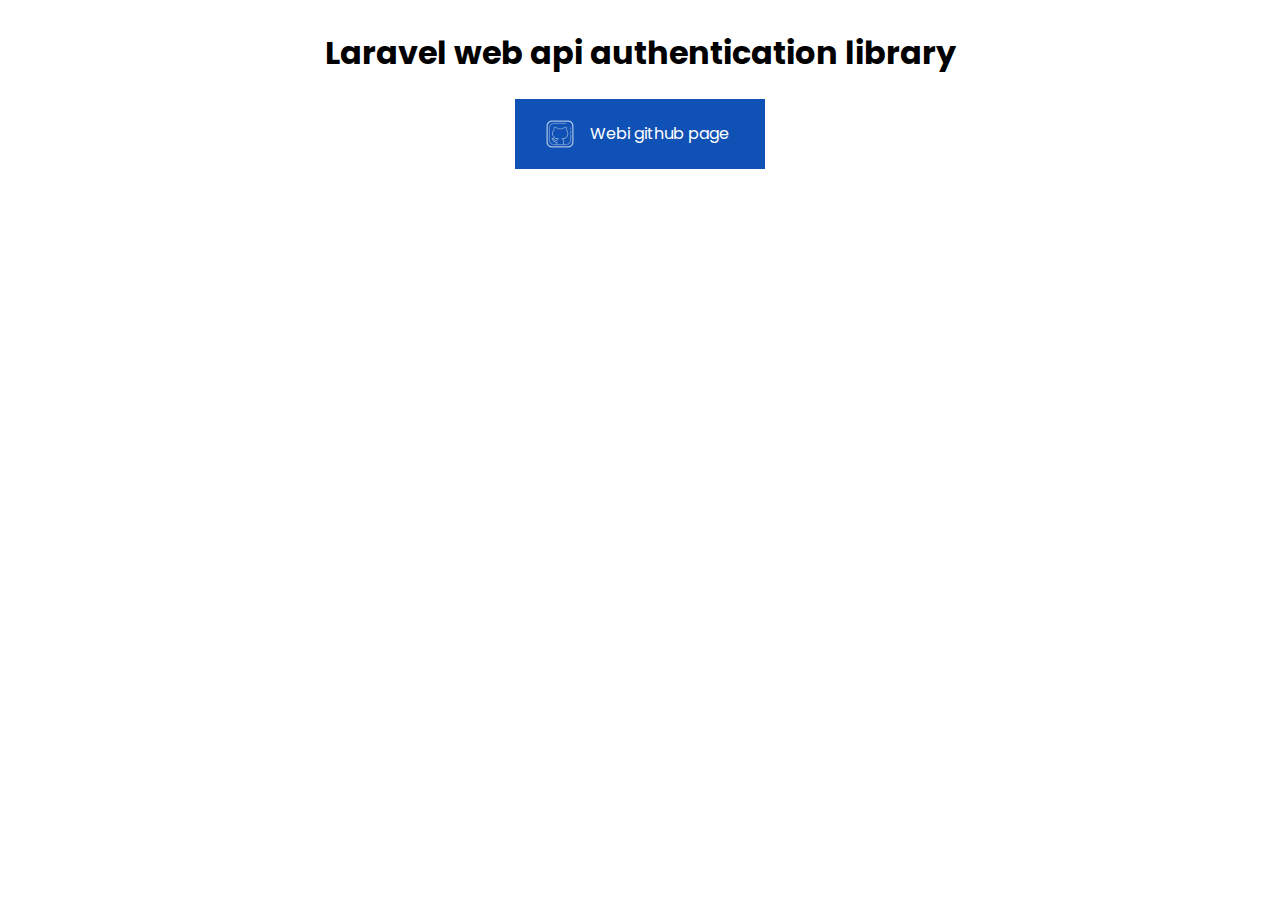
<file: webi/index.html>
<!DOCTYPE html>
<html lang="en">
	<head>
		<meta charset="UTF-8" />
		<meta name="viewport" content="width=device-width, initial-scale=1.0" />
		<meta http-equiv="X-UA-Compatible" content="ie=edge" />
		<title>Webi authentication library | Atomjoy</title>

		<link
			rel="icon"
			type="image/png"
			sizes="96x96"
			href="/images/favicon-96x96.png"
		/>
		<link rel="shortcut icon" href="/images/favicon.ico" type="image/x-icon" />
		<link rel="icon" href="/images/favicon.ico" type="image/x-icon" />

		<style>
			@import url('https://fonts.googleapis.com/css2?family=Poppins:wght@300;400;500;600;700;800;900&display=swap');

			* {
				font-family: 'Poppins', Helvetica, Arial, monospace, sans-serif;
			}

			a {				
				min-width: 200px;
				padding: 15px 25px;				
				text-align: center;
				color: #fff;
				background: #0f51b5;
				text-decoration: none;				
				display: inline-block;
			}

			a:hover {
				color: #fff;
				background: #0367fe;
			}

			a img {				
				float: left;
				width: 40px;
				height: 40px;
			}

			a > span {
				float: left;
				margin-left: 10px;
				line-height: 40px;
			}

			h1 {
				float: left;
				width: 100%;
				text-align: center;
			}

			.content {
				text-align: center;
			}
		</style>
	</head>

	<body>
		<h1>Laravel web api authentication library</h1>
		<div class="content">
			<a
				href="https://github.com/atomjoy/webi"
				title="Webi github page"
				target="__blank"
			>
				<img src="images/github-white.png" alt="Icon"> <span>Webi github page</span>
			</a>
		</div>
	</body>
</html>
</file>
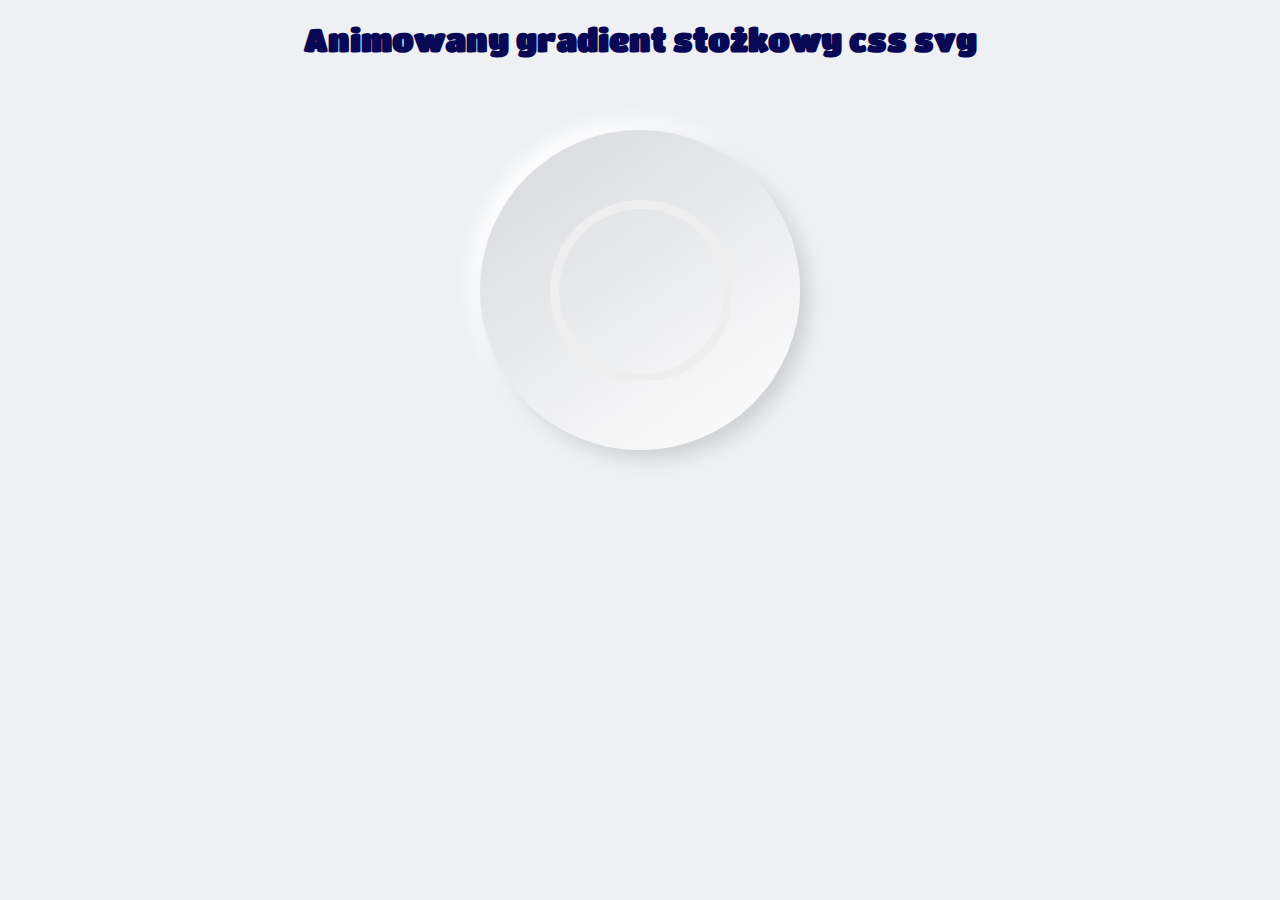
<file: tutorials/animate-cone-gradient-svg/index.html>
<!DOCTYPE html>
<html lang="pl">
	<head>
		<meta charset="UTF-8" />
		<meta http-equiv="X-UA-Compatible" content="IE=edge" />
		<meta name="viewport" content="width=device-width, initial-scale=1.0" />
		<title>Animowany gradient stożkowy css svg</title>

		<style>
			@import url('https://fonts.googleapis.com/css2?family=Bebas+Neue&family=Titan+One&display=swap');

			body {
				background: #eef0f4;
				font-family: 'Titan One', cursive;
				text-align: center;
				color: hsl(241, 83%, 18%);
			}

			h1 {
				text-align: center;
			}

			center {
				padding: 50px 0px;
			}

			svg {
				position: relative;
				max-width: 300px;
				display: inline-block;
				margin: 0 auto;
				padding: 10px;
				border-radius: 50%;
				background: linear-gradient(145deg, #d6d8dc, #ffffff);
				box-shadow: 9px 9px 18px #cfd1d4, -9px -9px 18px #ffffff;
			}

			svg .img {
				float: left;
				width: 55px;
				height: 55px;
				overflow: hidden;
				border: 3px solid #eee;
				border-radius: 100%;
				background: url('https://img.freepik.com/darmowe-wektory/ladny-potwor-dziecko-kreskowka-wektor-ikona-ilustracja-potwor-wakacje-ikona-koncepcja-bialym-tle-premium-wektor-plaski-styl-kreskowki_138676-3993.jpg?size=338&ext=jpg&ga=GA1.2.1472456803.1661599967');
				background-size: contain;
			}

			svg div.coneGradient {
				width: 100%;
				height: 100%;
				border-radius: 50%;
				background: conic-gradient(
					from 270deg,
					#ff4800 10%,
					#dfd902 35%,
					#20dc68,
					#0092f4,
					#da54d8 72% 75%,
					#ff4800 95%
				);
				animation: colorRotate 10s linear infinite;
			}

			svg mask circle {
				stroke-width: 15;
				stroke-linecap: round;
				stroke-dasharray: 252;
				stroke-dashoffset: 252;
				animation: pathStroke 4s infinite ease-in-out;
			}

			@keyframes colorRotate {
				to {
					transform: rotate(360deg);
				}
			}

			@keyframes pathStroke {
				0% {
					stroke-dashoffset: -252;
					stroke-dasharray: 1;
				}
				40%,
				70% {
					stroke-dashoffset: 0;
					stroke-dasharray: 252;
				}
				100% {
					stroke-dashoffset: 252;
					stroke-dasharray: 150;
				}
			}

			@keyframes pathRotate {
				0% {
					transform: rotate(0deg);
				}
				50% {
					transform: rotate(-540deg);
				}
				100% {
					transform: rotate(-1080deg);
				}
			}
		</style>
	</head>
	<body>
		<h1>Animowany gradient stożkowy css svg</h1>

		<center>
			<svg viewBox="0 0 100 100">
				<mask id="myMask">
					<!-- Everything under a black pixel will be invisible -->
					<circle
						cx="50"
						cy="50"
						r="40"
						fill="black"
						stroke="white"
						transform="rotate(-90, 50, 50)"
					/>
				</mask>

				<!-- with this mask applied, we "punch" a circle shape hole into the circle -->
				<foreignObject x="0" y="0" width="100" height="100" mask="url(#myMask)">
					<div class="coneGradient"></div>
				</foreignObject>

				<foreignObject x="20" y="20" width="60" height="60">
					<div class="img"></div>
				</foreignObject>
			</svg>
		</center>
	</body>
</html>
</file>
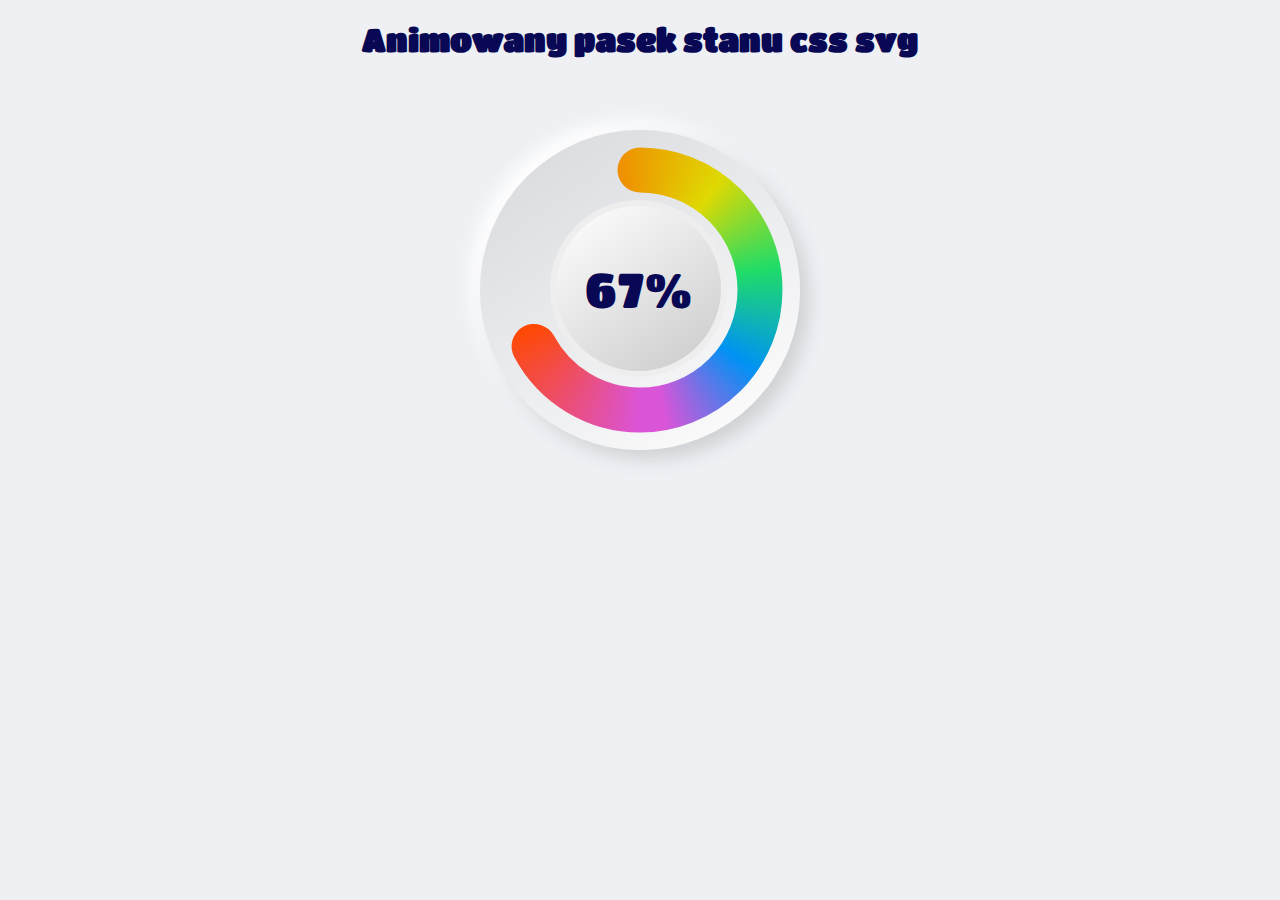
<file: tutorials/circle-progress-bar-svg-path/index.html>
<!DOCTYPE html>
<html lang="pl">
	<head>
		<meta charset="UTF-8" />
		<meta http-equiv="X-UA-Compatible" content="IE=edge" />
		<meta name="viewport" content="width=device-width, initial-scale=1.0" />
		<title>Animowany pasek stanu css svg</title>

		<style>
			@import url('https://fonts.googleapis.com/css2?family=Bebas+Neue&family=Titan+One&display=swap');

			body {
				background: #eef0f4;
				font-family: 'Titan One', cursive;
				text-align: center;
				color: hsl(241, 83%, 18%);
			}

			h1 {
				text-align: center;
			}

			center {
				padding: 50px 0px;
			}

			svg {
				position: relative;
				max-width: 300px;
				display: inline-block;
				margin: 0 auto;
				padding: 10px;
				border-radius: 50%;
				background: linear-gradient(145deg, #d6d8dc, #ffffff);
				box-shadow: 9px 9px 18px #cfd1d4, -9px -9px 18px #ffffff;
			}

			svg .img {
				float: left;
				width: 55px;
				height: 55px;
				overflow: hidden;
				border-radius: 100%;
				border: 2px solid #eee;
				background: linear-gradient(145deg, #fff, #cacaca);
				line-height: 55px;
			}

			svg div.coneGradient {
				width: 100%;
				height: 100%;
				border-radius: 50%;
				background: conic-gradient(
					from 270deg,
					#ff4800 10%,
					#dfd902 35%,
					#20dc68,
					#0092f4,
					#da54d8 72% 75%,
					#ff4800 95%
				);
			}

			svg mask circle {
				stroke-width: 15;
				stroke-linecap: round;
				stroke-dasharray: 252;
				stroke-dashoffset: 252;
				stroke-dashoffset: calc(252px - var(--proc) * 2.52px);
			}

			@keyframes colorRotate {
				to {
					transform: rotate(360deg);
				}
			}
		</style>
	</head>
	<body>
		<h1>Animowany pasek stanu css svg</h1>

		<center>
			<div class="circle-cone" id="circle-cone" style="--proc: 75" proc="75">
				<svg viewBox="0 0 100 100">
					<mask id="myMask">
						<!-- Everything under a white pixel will be visible -->
						<circle
							cx="50"
							cy="50"
							r="40"
							fill="black"
							stroke="white"
							transform="rotate(-90, 50, 50)"
						/>
					</mask>

					<!-- with this mask applied, we "punch" a circle shape hole into the circle -->
					<foreignObject
						x="0"
						y="0"
						width="100"
						height="100"
						mask="url(#myMask)"
					>
						<div class="coneGradient"></div>
					</foreignObject>

					<foreignObject x="20" y="20" width="60" height="60">
						<div class="img">75%</div>
					</foreignObject>
				</svg>
			</div>
		</center>
	</body>

	<script>
		function setCircleAnimateBar(percent = 100, id) {
			let bar = document.querySelector(id + ' svg mask circle')
			let bar1 = document.querySelector(id + ' .img')
			let cnt = 0
			setInterval(() => {
				if (cnt < percent) {
					cnt++
					bar.style.strokeDashoffset = 252 - cnt * 2.52
					bar1.innerHTML = cnt + '%'
				} else {
					clearInterval(this)
					return
				}
			}, 10)
		}

		window.onload = () => {
			// Animate progress bar
			setCircleAnimateBar(92, '#circle-cone')
		}
	</script>
</html>
</file>
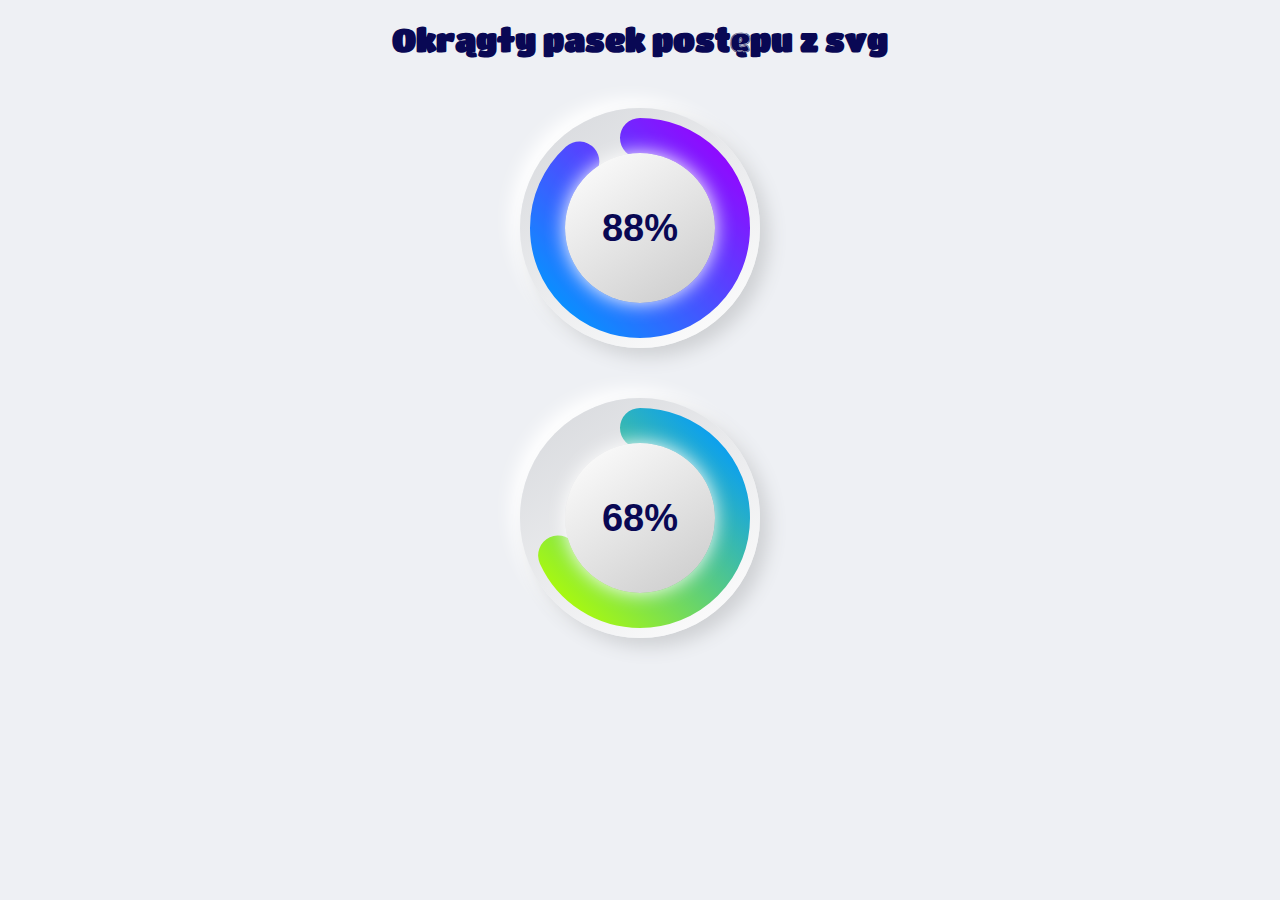
<file: tutorials/circle-progress-bar-svg/index.html>
<!DOCTYPE html>
<html lang="pl">
	<head>
		<meta charset="UTF-8" />
		<meta http-equiv="X-UA-Compatible" content="IE=edge" />
		<meta name="viewport" content="width=device-width, initial-scale=1.0" />
		<title>Okrągły pasek postępu svg, css, js, html</title>

		<style>
			@import url('https://fonts.googleapis.com/css2?family=Bebas+Neue&family=Titan+One&display=swap');

			:root {
				--color: hsl(241, 83%, 18%);
				--color-light: hsl(0, 100%, 94%);
				--circle-bg: #eef0f4;
			}

			body {
				background: var(--circle-bg);
				font-family: 'Titan One', cursive;
				text-align: center;
				color: var(--color);
			}

			svg {
				transform: rotate(-90deg);
			}

			svg circle {
				fill: none;
				/* stroke: url(#circleGradient) #70fd33; */
				stroke-width: 40px;
				stroke-dasharray: 566;
				stroke-dashoffset: calc(566px - var(--svg-percent) * 5.66px);
				stroke-linecap: round;
				background: var(--circle-bg);
			}

			.circle-bar-svg {
				position: relative;
				width: 240px;
				height: 240px;
				margin: 50px auto;
				border-radius: 100%;
				background: linear-gradient(145deg, #d6d8dc, #ffffff);
				box-shadow: 9px 9px 18px #cfd1d4, -9px -9px 18px #ffffff;
				z-index: 0;
			}

			.circle-bar-svg::before {
				content: '';
				position: absolute;
				top: 50%;
				left: 50%;
				transform: translate(-50%, -50%);
				width: 150px;
				height: 150px;
				border-radius: 100%;
				background: linear-gradient(145deg, #fff, #cacaca);
				box-shadow: 0px 0px 19px #fff;
				z-index: 1;
			}

			.circle-bar-svg .after {
				position: absolute;
				top: 50%;
				left: 50%;
				transform: translate(-50%, -50%);
				z-index: 2;
				color: var(--color);
				text-align: center;
				font-size: 38px;
				font-weight: 900;
				font-family: Verdana, Geneva, Tahoma, sans-serif;
			}
		</style>
	</head>
	<body>
		<h1>Okrągły pasek postępu z svg</h1>

		<div
			class="circle-bar-svg"
			id="circle-bar-svg-1"
			style="--svg-percent: 88"
			proc="55"
		>
			<span class="after">88%</span>
			<svg
				xmlns="http://www.w3.org/2000/svg"
				version="1.1"
				width="240px"
				height="240px"
			>
				<defs>
					<linearGradient
						id="circleGradient"
						gradientUnits="objectBoundingBox"
						x1="1"
						y1="1"
						x2="0"
						y2="0"
					>
						<stop offset="0%" stop-color="#90f" />
						<stop offset="100%" stop-color="#09f" />
					</linearGradient>
				</defs>
				<circle
					cx="120"
					cy="120"
					r="90"
					fill="transparent"
					stroke="url(#circleGradient)"
					stroke-width="30"
					stroke-linecap="round"
					stroke-dasharray="560"
					stroke-dashoffset="0"
				/>
			</svg>
		</div>

		<div
			class="circle-bar-svg"
			id="circle-bar-svg-2"
			style="--svg-percent: 75"
			proc="75"
		>
			<span class="after">75%</span>
			<svg
				xmlns="http://www.w3.org/2000/svg"
				version="1.1"
				width="240px"
				height="240px"
			>
				<defs>
					<linearGradient
						id="cg"
						gradientUnits="objectBoundingBox"
						x1="1"
						y1="1"
						x2="0"
						y2="0"
					>
						<stop offset="0%" stop-color="#09f" />
						<stop offset="100%" stop-color="#b3ff00" />
					</linearGradient>
				</defs>
				<circle
					cx="120"
					cy="120"
					r="90"
					fill="transparent"
					stroke="url(#cg)"
					stroke-width="30"
					stroke-linecap="round"
					stroke-dasharray="560"
					stroke-dashoffset="0"
				/>
			</svg>
		</div>
	</body>
	<script>
		function setCircleSvgBar(percent = 77, id) {
			let bar = document.querySelector(id + ' svg circle')
			let bar1 = document.querySelector(id + ' .after')
			let cnt = 0
			setInterval(() => {
				if (cnt < percent) {
					cnt++
					bar.style.strokeDashoffset = 566 - cnt * 5.66
					bar1.innerHTML = cnt + '%'
				} else {
					clearInterval(this)
					return
				}
			}, 10)
		}

		window.onload = () => {
			// Animate progress bar
			setCircleSvgBar(100, '#circle-bar-svg-2')
		}
	</script>
</html>
</file>
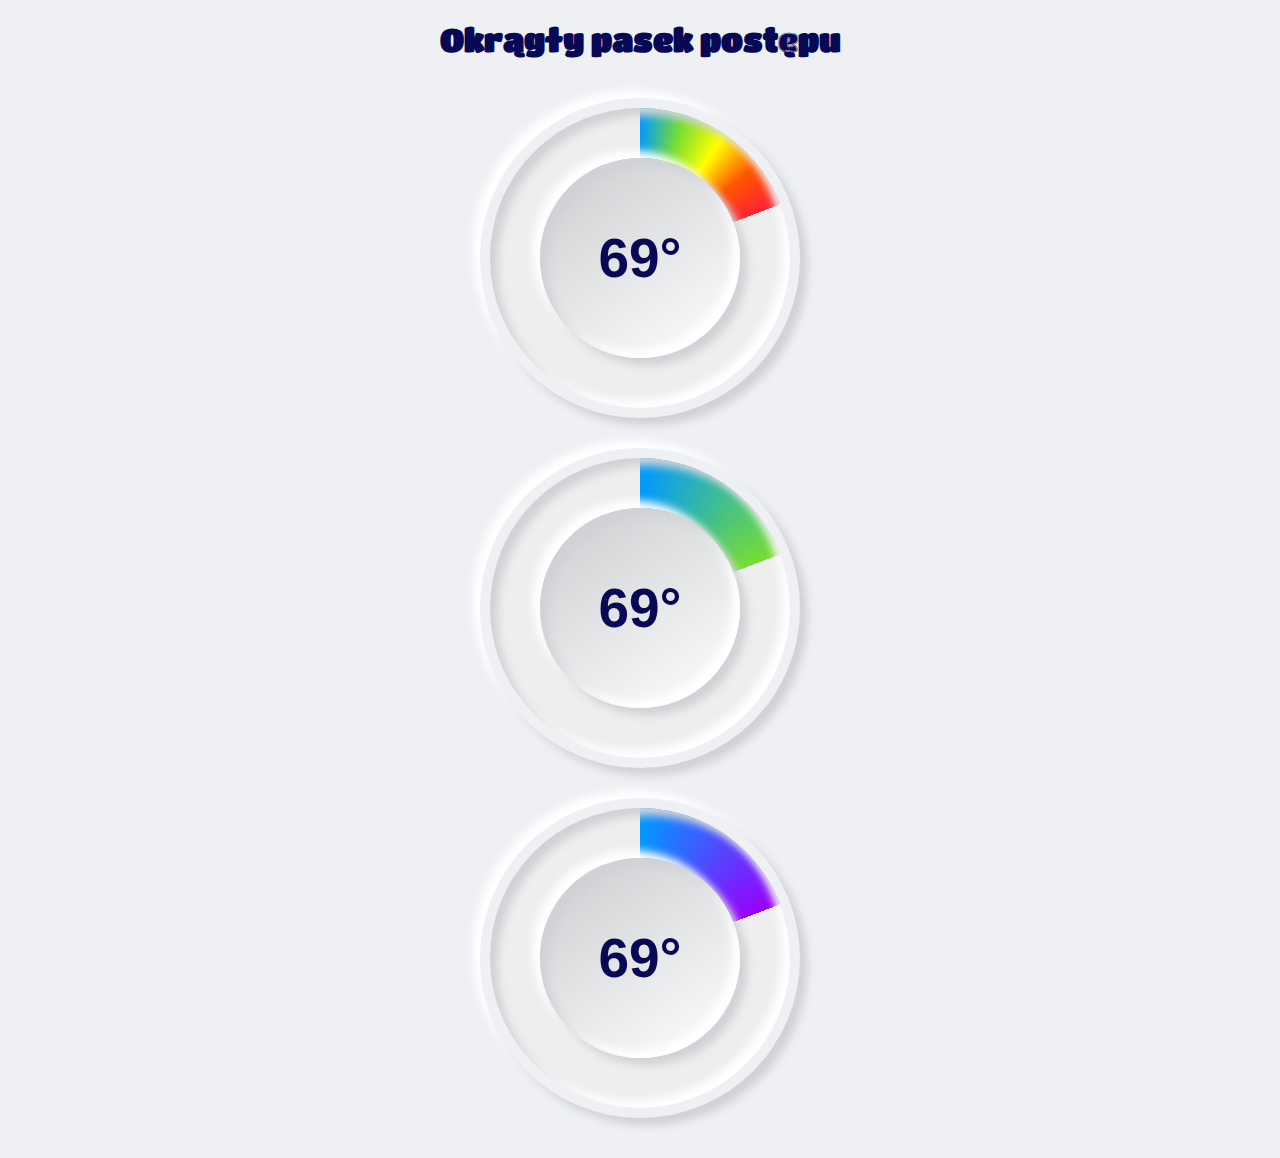
<file: tutorials/circle-progress-bar/index.html>
<!DOCTYPE html>
<html lang="pl">
	<head>
		<meta charset="UTF-8" />
		<meta http-equiv="X-UA-Compatible" content="IE=edge" />
		<meta name="viewport" content="width=device-width, initial-scale=1.0" />
		<title>Okrągły pasek postępu css, js, html</title>

		<style>
			@import url('https://fonts.googleapis.com/css2?family=Bebas+Neue&family=Titan+One&display=swap');

			:root {
				--color: hsl(241, 83%, 18%);
				--color-light: hsl(0, 100%, 94%);
				--circle-bg: #eef0f4;
			}

			body {
				background: var(--circle-bg);
				font-family: 'Titan One', cursive;
				text-align: center;
				color: var(--color);
			}

			.circle-bar {
				width: 300px;
				height: 300px;
				position: relative;
				margin: 50px auto;
				border-radius: 100%;
				background: conic-gradient(
					#09f,
					#7d3,
					#ff0,
					#f50,
					#f23 var(--degree),
					#dedede 0deg
				);
				box-shadow: inset 7.51px 7.51px 9px #d0d2d6,
					inset -7.51px -7.51px 9px #ffffff;
				z-index: 1;
				transition: all 1s ease;
			}

			.circle-bar::before {
				content: '';
				position: absolute;
				top: -10px;
				left: -10px;
				width: 320px;
				height: 320px;
				border-radius: 100%;
				box-shadow: 7.51px 7.51px 9px #d0d2d6, -7.51px -7.51px 9px #ffffff;
				z-index: 0;
			}

			.circle-bar::after {
				content: attr(data-degree) '°';
				position: absolute;
				top: 50px;
				left: 50px;
				border-radius: 100%;
				width: 200px;
				height: 200px;
				z-index: 1;
				box-sizing: border-box;
				text-align: center;
				font-size: 55px;
				font-weight: 900;
				font-family: Verdana, Geneva, Tahoma, sans-serif;
				line-height: 200px;
				background: linear-gradient(145deg, #cacccf, #ffffff);
				box-shadow: 7.51px 7.51px 9px #d0d2d6, -7.51px -7.51px 9px #ffffff,
					inset 7.51px 7.51px 9px #d0d2d6, inset -7.51px -7.51px 9px #ffffff;
			}
		</style>
	</head>
	<body>
		<h1>Okrągły pasek postępu</h1>

		<div
			class="circle-bar"
			id="circle-bar-1"
			data-degree="123"
			style="--degree: 123deg"
		></div>

		<div
			class="circle-bar"
			id="circle-bar-2"
			data-degree="321"
			style="--degree: 321deg"
		></div>

		<div
			class="circle-bar"
			id="circle-bar-3"
			data-degree="350"
			style="--degree: 350deg"
		></div>
	</body>
	<script>
		function setCircleBar(
			degree = 125,
			id,
			gradient = '#09f,#7d3,#ff0,#f50,#f23',
			levels = false
		) {
			let bar = document.querySelector(id)
			let cnt = 0
			setInterval(() => {
				if (cnt < degree) {
					cnt++
				} else {
					clearInterval(this)
					return
				}

				if (levels) {
					if (cnt > 0 && cnt < 100) {
						gradient = '#09f,#7d3'
					}
					if (cnt > 100 && cnt < 200) {
						gradient = '#09f,#7d3,#ff0'
					}
					if (cnt > 200 && cnt < 300) {
						gradient = '#09f,#7d3,#ff0,#f50'
					}
					if (cnt > 300) {
						gradient = '#09f,#7d3,#ff0,#f50,#f23'
					}
				}

				bar.dataset.degree = cnt
				bar.style.background = `conic-gradient(${gradient} ${cnt}deg, #eee 0deg)`
			}, 10)
		}

		window.onload = () => {
			setCircleBar(221, '#circle-bar-1')
			setCircleBar(321, '#circle-bar-2', null, true)
			setCircleBar(356, '#circle-bar-3', '#09f,#90f')
		}
	</script>
</html>
</file>
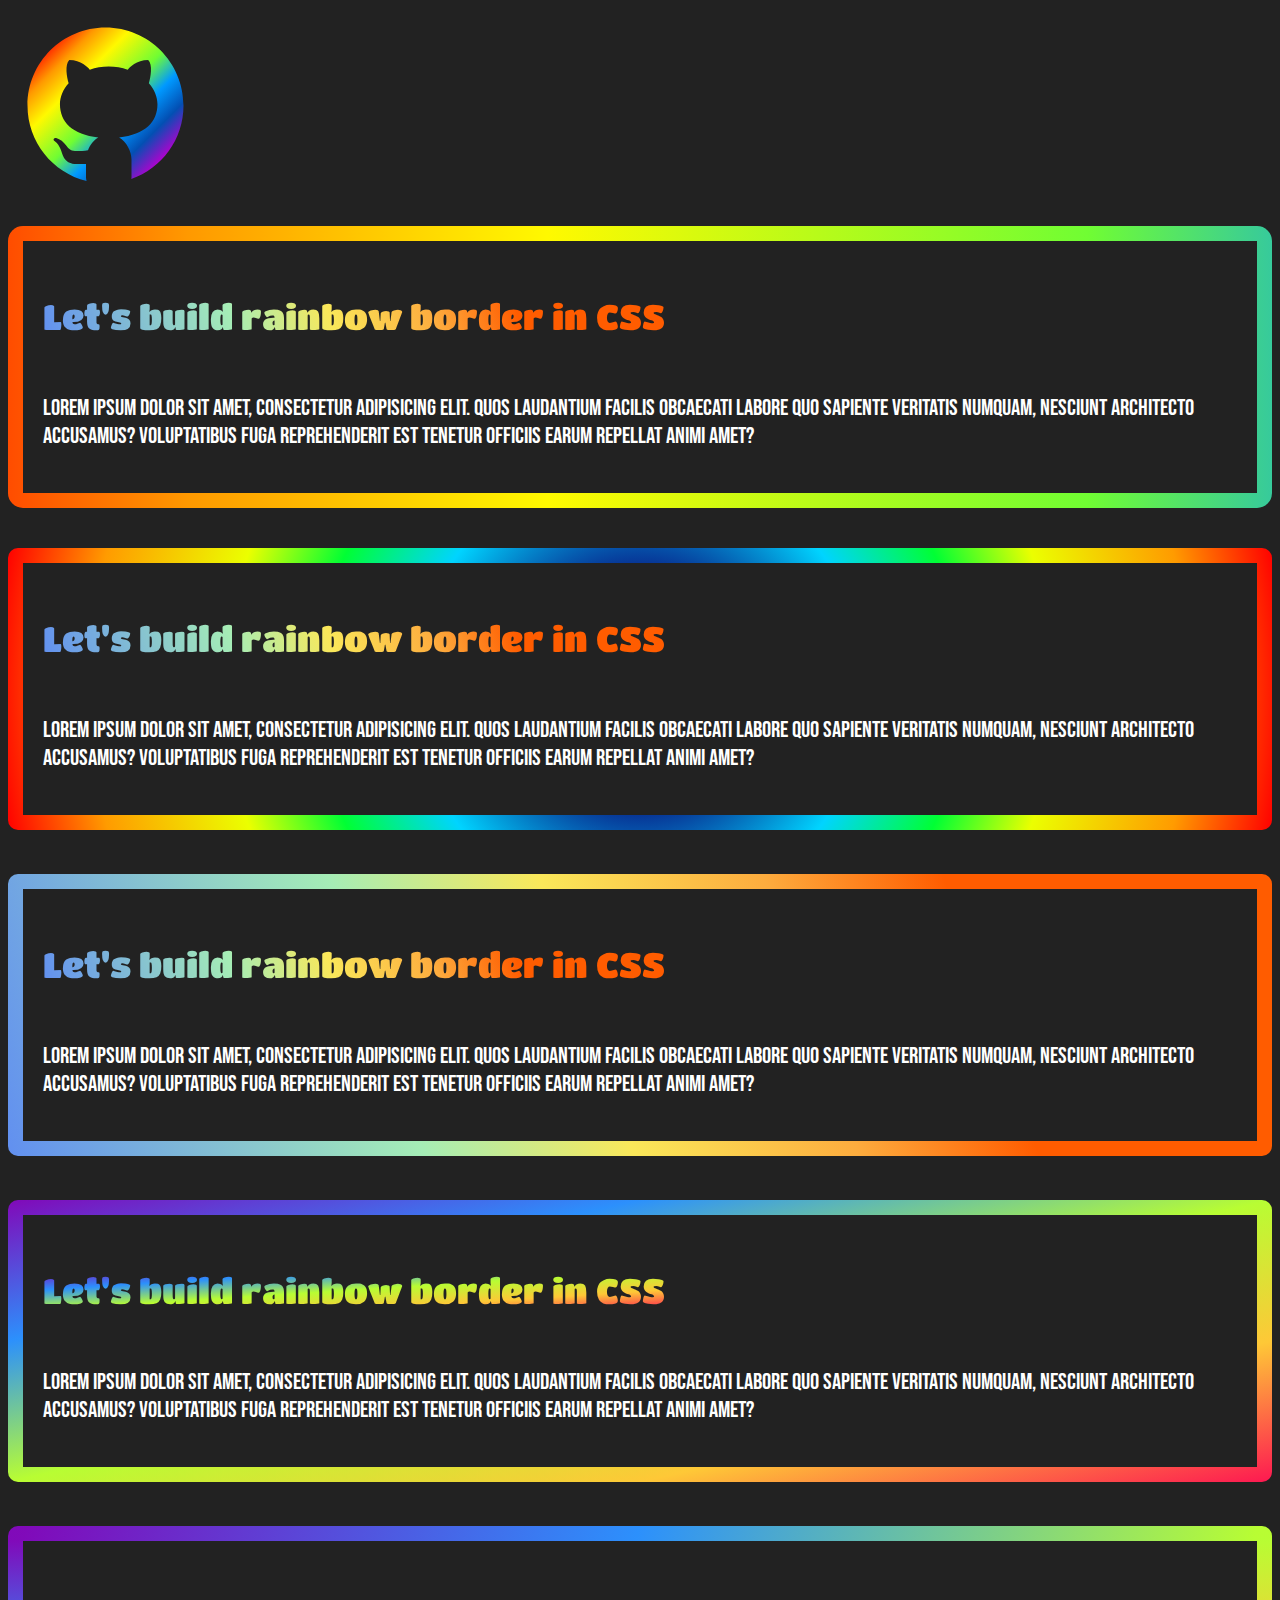
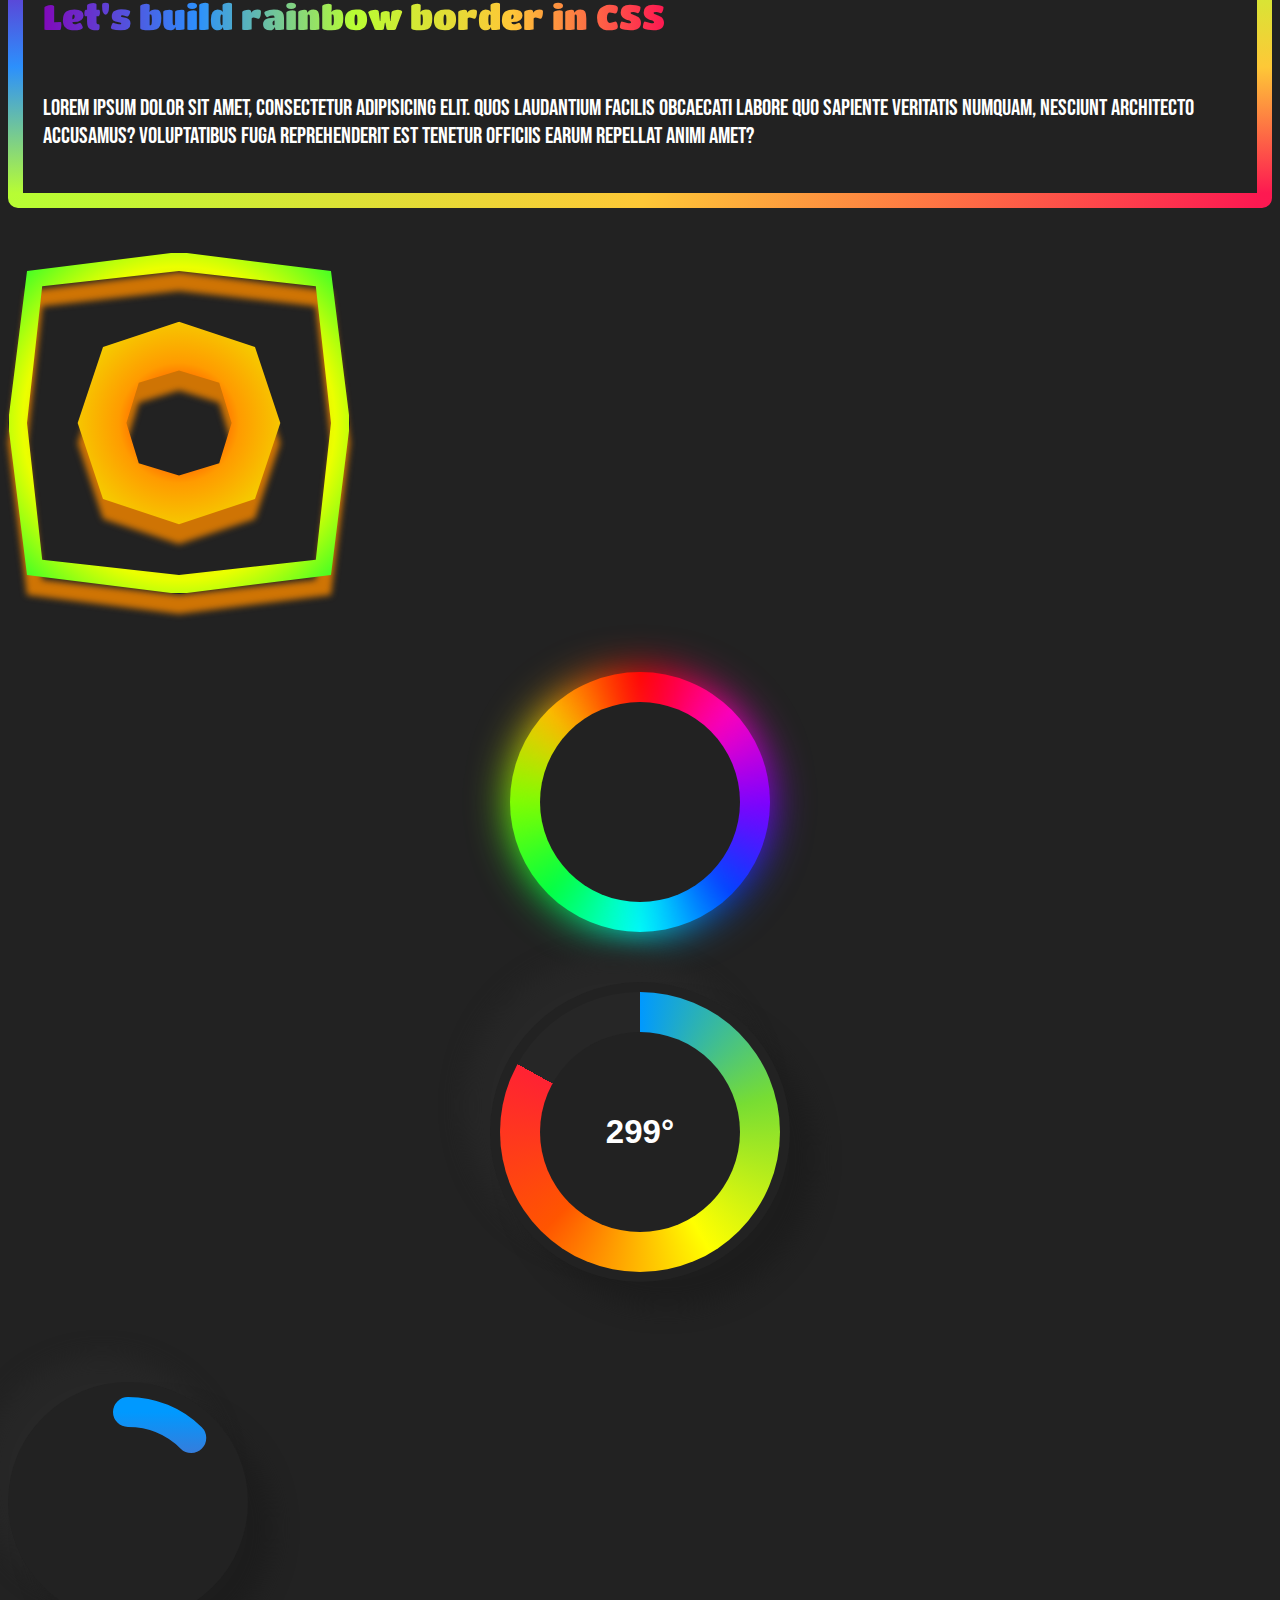
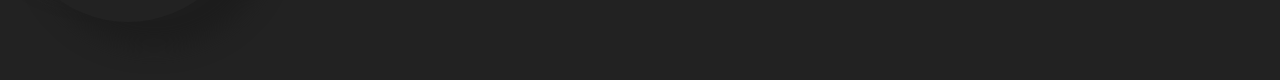
<file: tutorials/rainbow-text-border/index.html>
<!DOCTYPE html>
<html lang="pl">
	<head>
		<meta charset="UTF-8" />
		<meta http-equiv="X-UA-Compatible" content="IE=edge" />
		<meta name="viewport" content="width=device-width, initial-scale=1.0" />
		<title>Css tęczowy tekst, logo, tło i ramka</title>

		<style>
			@import url('https://fonts.googleapis.com/css2?family=Bebas+Neue&family=Titan+One&display=swap');

			body {
				box-sizing: border-box;
				background: #222;
			}

			.rainbow-text-color {
				background: rgba(0, 0, 0, 0)
					linear-gradient(
						71.18deg,
						rgb(0, 34, 255) -27.32%,
						rgb(0, 34, 255) -16.39%,
						rgb(81, 121, 254) -7.38%,
						rgb(165, 237, 182) 30.59%,
						rgb(250, 232, 90) 46.06%,
						rgb(253, 172, 62) 62.61%,
						rgb(255, 92, 0) 75.82%
					)
					repeat scroll 0% 0%;
				background-clip: text;
				background-origin: content-box;
				color: transparent;
				/* -webkit-text-fill-color: transparent; */
			}

			.rainbow-text-color-bt {
				background: rgba(0, 0, 0, 0)
					linear-gradient(
						to bottom right,
						#8109b9 0%,
						#2c90fc 25%,
						#b8fd33 50%,
						#fec837 75%,
						#fd1851 100%
					)
					repeat scroll 0% 0% padding-box text;
				-webkit-text-fill-color: transparent;
			}

			.rainbow-text-color-lr {
				background: rgba(0, 0, 0, 0)
					linear-gradient(
						90deg,
						#8109b9 0%,
						#2c90fc 25%,
						#b8fd33 50%,
						#fec837 75%,
						#fd1851 100%
					)
					repeat scroll 0% 0% padding-box text;
				-webkit-text-fill-color: transparent;
				animation: hue 2s linear infinite;
			}

			.radial {
				padding: 15px;
				background: rgb(162, 4, 144);
				background: radial-gradient(
					circle,
					rgba(162, 4, 144, 1) 0%,
					rgba(9, 9, 121, 1) 15%,
					rgba(0, 212, 255, 1) 35%,
					rgba(0, 255, 52, 1) 50%,
					rgba(235, 255, 0, 1) 64%,
					rgba(255, 155, 0, 1) 85%,
					rgba(255, 0, 0, 1) 100%
				);
				animation: rotate 1s linear infinite;
			}

			.rainbow-bg-color {
				padding: 15px;
				border-radius: 10px;
				background: rgba(0, 0, 0, 0)
					linear-gradient(
						71.18deg,
						rgb(0, 34, 255) -27.32%,
						rgb(0, 34, 255) -16.39%,
						rgb(81, 121, 254) -7.38%,
						rgb(165, 237, 182) 30.59%,
						rgb(250, 232, 90) 46.06%,
						rgb(253, 172, 62) 62.61%,
						rgb(255, 92, 0) 75.82%
					)
					repeat scroll 0% 0%;
			}

			.rainbow-bg {
				padding: 5px;
				background-color: #222;
				border: double 10px transparent;
				border-radius: 10px;
				background-image: linear-gradient(white, white),
					linear-gradient(
						to bottom right,
						#8109b9 0%,
						#2c90fc 25%,
						#b8fd33 50%,
						#fec837 75%,
						#fd1851 100%
					);
				background-origin: border-box;
				background-clip: content-box, border-box;
			}

			.rainbow-box {
				padding: 0px;
				background-color: #222;
				border: 15px solid transparent;
				border-image: linear-gradient(
					to bottom right,
					#8109b9 0%,
					#2c90fc 25%,
					#b8fd33 50%,
					#fec837 75%,
					#fd1851 100%
				);
				border-image-slice: 1;
			}

			.box {
				margin: 20px auto;
				display: inline-block;
				border-radius: 10px;
				overflow: hidden;
			}

			.logo {
				background: #b8fd33;
				clip-path: path(
					'M15,3C8.373,3,3,8.373,3,15c0,5.623,3.872,10.328,9.092,11.63C12.036,26.468,12,26.28,12,26.047v-2.051 c-0.487,0-1.303,0-1.508,0c-0.821,0-1.551-0.353-1.905-1.009c-0.393-0.729-0.461-1.844-1.435-2.526 c-0.289-0.227-0.069-0.486,0.264-0.451c0.615,0.174,1.125,0.596,1.605,1.222c0.478,0.627,0.703,0.769,1.596,0.769 c0.433,0,1.081-0.025,1.691-0.121c0.328-0.833,0.895-1.6,1.588-1.962c-3.996-0.411-5.903-2.399-5.903-5.098 c0-1.162,0.495-2.286,1.336-3.233C9.053,10.647,8.706,8.73,9.435,8c1.798,0,2.885,1.166,3.146,1.481C13.477,9.174,14.461,9,15.495,9 c1.036,0,2.024,0.174,2.922,0.483C18.675,9.17,19.763,8,21.565,8c0.732,0.731,0.381,2.656,0.102,3.594 c0.836,0.945,1.328,2.066,1.328,3.226c0,2.697-1.904,4.684-5.894,5.097C18.199,20.49,19,22.1,19,23.313v2.734 c0,0.104-0.023,0.179-0.035,0.268C23.641,24.676,27,20.236,27,15C27,8.373,21.627,3,15,3z'
				);
			}

			.text {
				padding: 20px;
				background-color: #222;
			}

			.title-size {
				font-size: 35px;
				display: inline-block;
				font-family: 'Titan One', cursive;
			}

			p {
				color: #fff;
				font-size: 23px;
				font-family: 'Bebas Neue', cursive;
			}

			#clippedlogo {
				width: 180px;
				height: 180px;
				position: relative;
				background: linear-gradient(
					to bottom right,
					#ff0000 0%,
					#ff0000 20%,
					#ff9900 30%,
					#fff900 40%,
					#70fd33 55%,
					#0099ff 65%,
					#034fb3 75%,
					#af02ce 85%,
					#af02ce 100%
				);
				-webkit-clip-path: url('#github');
				clip-path: url(#github);
				animation: hue 2s linear infinite;
			}

			.spiner-box {
				padding: 15px;
				margin: 20px auto;
				border-radius: 15px;
				position: relative;
				overflow: hidden;
				height: auto;
			}

			.spiner-box .spiner {
				position: absolute;
				top: calc(-400vh / 2);
				left: calc(-200vh / 2);
				width: 400vh;
				height: 400vh;
				border-radius: 100%;
				background: #fffd33;
				background: linear-gradient(
						90deg,
						#ff0000 0%,
						#ff0000 20%,
						#ff9900 30%,
						#fff900 40%,
						#70fd33 55%,
						#0099ff 65%,
						#034fb3 75%,
						#af02ce 85%,
						#af02ce 100%
					)
					repeat scroll 0% 0%;
				z-index: 1;
				animation: spin 2s infinite linear;
			}

			.spiner-box .text {
				position: relative;
				float: left;
				z-index: 2;
			}

			@keyframes spin {
				from {
					transform: rotate(0deg);
				}
				to {
					transform: rotate(360deg);
				}
			}

			@keyframes hue {
				50% {
					filter: hue-rotate(0deg);
				}
				100% {
					filter: hue-rotate(360deg);
				}
			}

			@keyframes circle {
				100% {
					stroke-dashoffset: 55;
				}
			}

			@keyframes shadow {
				0% {
					filter: drop-shadow(0px 20px 3px rgba(226, 125, 1, 0.9));
				}
				25% {
					filter: drop-shadow(0px 20px 3px rgba(32, 173, 0, 0.9));
				}
				50% {
					filter: drop-shadow(0px 20px 3px rgba(0, 95, 173, 0.9));
				}
				75% {
					filter: drop-shadow(0px 20px 3px rgba(101, 0, 173, 0.9));
				}
				100% {
					filter: drop-shadow(0px 20px 3px rgba(226, 125, 1, 0.9));
				}
			}

			@keyframes rotate {
				50% {
					background: radial-gradient(
						circle,
						rgba(255, 0, 0, 1) 0%,
						rgba(255, 155, 0, 1) 15%,
						rgba(235, 255, 0, 1) 35%,
						rgba(0, 255, 52, 1) 50%,
						rgba(0, 212, 255, 1) 64%,
						rgba(9, 9, 121, 1) 85%,
						rgba(162, 4, 144, 1) 100%
					);
				}
			}

			.path-shadow {
				height: 400px;
				margin: 20px auto;
				filter: drop-shadow(0px 20px 3px rgba(226, 125, 1, 0.9));
				animation: shadow 3s infinite linear;
			}

			.path-shadow-shape {
				padding: 120px;
				border: 1px solid #222;
				box-shadow: none;
				background: transparent;
				clip-path: polygon(
					5.56% 5.56%,
					50% 0%,
					94.44% 5.56%,
					100% 50%,
					94.44% 94.44%,
					50% 100%,
					5.56% 94.44%,
					10% 90%,
					50% 94.44%,
					90% 90%,
					94.44% 50%,
					90% 10%,
					50% 5.56%,
					50% 34.62%,
					38.24% 38.24%,
					34.62% 50%,
					38.24% 61.76%,
					50% 65.38%,
					61.76% 61.76%,
					65.38% 50%,
					61.76% 38.24%,
					50% 34.62%,
					50% 20.37%,
					72.22% 27.78%,
					79.63% 50%,
					72.22% 72.22%,
					50% 79.63%,
					27.78% 72.22%,
					20.37% 50%,
					27.78% 27.78%,
					50% 20.37%,
					50% 5.56%,
					10% 10%,
					5.56% 50%,
					10% 90%,
					5.56% 94.44%,
					0% 50%
				);
				background: radial-gradient(
					circle,
					rgba(255, 0, 0, 1) 0%,
					rgba(255, 155, 0, 1) 25%,
					rgba(235, 255, 0, 1) 65%,
					rgba(0, 255, 52, 1) 100%
				);
				width: 100px;
				height: 100px;
				animation: spin 4s infinite linear, hue 4s linear infinite;
			}

			input[type='range'],
			input[type='range']::-webkit-slider-runnable-track,
			input[type='range']::-webkit-slider-thumb {
				-webkit-appearance: none;
			}

			.cone {
				position: relative;
				padding: 30px;
				margin: 20px auto;
				border-radius: 100%;
				width: 200px;
				height: 200px;
				background: conic-gradient(
					hsl(360, 100%, 50%),
					hsl(315, 100%, 50%),
					hsl(270, 100%, 50%),
					hsl(225, 100%, 50%),
					hsl(180, 100%, 50%),
					hsl(135, 100%, 50%),
					hsl(90, 100%, 50%),
					hsl(45, 100%, 50%),
					hsl(0, 100%, 50%)
				);
				z-index: 0;
				animation: spin 5s linear infinite;
			}

			.cone::before {
				content: '';
				position: absolute;
				top: 0px;
				left: 0px;
				border-radius: 100%;
				width: 200px;
				height: 200px;
				padding: 30px;
				background: conic-gradient(
					hsl(360, 100%, 50%),
					hsl(315, 100%, 50%),
					hsl(270, 100%, 50%),
					hsl(225, 100%, 50%),
					hsl(180, 100%, 50%),
					hsl(135, 100%, 50%),
					hsl(90, 100%, 50%),
					hsl(45, 100%, 50%),
					hsl(0, 100%, 50%)
				);
				z-index: -5;
				filter: blur(20px);
			}

			.cone::after {
				content: '';
				position: absolute;
				top: 30px;
				left: 30px;
				border-radius: 100%;
				width: 200px;
				height: 200px;
				z-index: 1;
				background: #222;
			}

			.neumorph {
				position: relative;
				padding: 50px;
				margin: 50px auto;
				border-radius: 100%;
				width: 200px;
				height: 200px;
				z-index: 0;
				background: #222222;
				box-shadow: 26px 26px 22px #1d1d1d, -26px -26px 22px #272727;
			}

			.neumorph::before {
				content: '';
				position: absolute;
				top: 10px;
				left: 10px;
				border-radius: 100%;
				width: 200px;
				height: 200px;
				padding: 40px;
				background: conic-gradient(
					#09f,
					#7d3,
					#ff0,
					#f50,
					#f23 var(--proc),
					#262626 0deg
				);
				z-index: 1;
			}

			.neumorph::after {
				content: attr(proc) '°';
				position: absolute;
				top: 50px;
				left: 50px;
				border-radius: 100%;
				width: 200px;
				height: 200px;
				z-index: 1;
				color: #fff;
				background: #222;
				box-sizing: border-box;
				text-align: center;
				font-size: 33px;
				font-weight: 900;
				font-family: Verdana, Geneva, Tahoma, sans-serif;
				line-height: 200px;
			}

			svg {
				transform: rotate(-90deg);
			}

			svg circle {
				fill: none;
				stroke: url(#circleGradient) #70fd33;
				stroke-width: 30px;
				stroke-dasharray: 570;
				stroke-dashoffset: 500;
				stroke-linecap: round;
				background: #222222;
				animation: circle 3s linear forwards;
			}

			.circle-bg {
				position: relative;
				display: inline-block;
				width: 240px;
				height: 240px;
				margin: 50px auto;
				border-radius: 100%;
				box-shadow: 26px 26px 22px #1d1d1d, -26px -26px 22px #272727;
				animation: circle 3s linear forwards;
				z-index: 0;
			}
		</style>
	</head>
	<body>
		<div id="clippedlogo"></div>

		<svg width="0" height="0">
			<defs>
				<clipPath id="github">
					<path
						transform="scale(6.5)"
						d="M15,3C8.373,3,3,8.373,3,15c0,5.623,3.872,10.328,9.092,11.63C12.036,26.468,12,26.28,12,26.047v-2.051 c-0.487,0-1.303,0-1.508,0c-0.821,0-1.551-0.353-1.905-1.009c-0.393-0.729-0.461-1.844-1.435-2.526 c-0.289-0.227-0.069-0.486,0.264-0.451c0.615,0.174,1.125,0.596,1.605,1.222c0.478,0.627,0.703,0.769,1.596,0.769 c0.433,0,1.081-0.025,1.691-0.121c0.328-0.833,0.895-1.6,1.588-1.962c-3.996-0.411-5.903-2.399-5.903-5.098 c0-1.162,0.495-2.286,1.336-3.233C9.053,10.647,8.706,8.73,9.435,8c1.798,0,2.885,1.166,3.146,1.481C13.477,9.174,14.461,9,15.495,9 c1.036,0,2.024,0.174,2.922,0.483C18.675,9.17,19.763,8,21.565,8c0.732,0.731,0.381,2.656,0.102,3.594 c0.836,0.945,1.328,2.066,1.328,3.226c0,2.697-1.904,4.684-5.894,5.097C18.199,20.49,19,22.1,19,23.313v2.734 c0,0.104-0.023,0.179-0.035,0.268C23.641,24.676,27,20.236,27,15C27,8.373,21.627,3,15,3Z"
					/>
				</clipPath>
			</defs>
		</svg>

		<div class="spiner-box">
			<div class="spiner"></div>
			<div class="text">
				<p class="rainbow-text-color title-size">
					Let's build rainbow border in CSS
				</p>
				<p>
					Lorem ipsum dolor sit amet, consectetur adipisicing elit. Quos
					laudantium facilis obcaecati labore quo sapiente veritatis numquam,
					nesciunt architecto accusamus? Voluptatibus fuga reprehenderit est
					tenetur officiis earum repellat animi amet?
				</p>
			</div>
		</div>

		<div class="box radial">
			<div class="text">
				<p class="rainbow-text-color title-size">
					Let's build rainbow border in CSS
				</p>
				<p>
					Lorem ipsum dolor sit amet, consectetur adipisicing elit. Quos
					laudantium facilis obcaecati labore quo sapiente veritatis numquam,
					nesciunt architecto accusamus? Voluptatibus fuga reprehenderit est
					tenetur officiis earum repellat animi amet?
				</p>
			</div>
		</div>

		<div class="box rainbow-bg-color">
			<div class="text">
				<p class="rainbow-text-color title-size">
					Let's build rainbow border in CSS
				</p>
				<p>
					Lorem ipsum dolor sit amet, consectetur adipisicing elit. Quos
					laudantium facilis obcaecati labore quo sapiente veritatis numquam,
					nesciunt architecto accusamus? Voluptatibus fuga reprehenderit est
					tenetur officiis earum repellat animi amet?
				</p>
			</div>
		</div>

		<div class="box rainbow-bg">
			<div class="text">
				<p class="rainbow-text-color-bt title-size">
					Let's build rainbow border in CSS
				</p>
				<p>
					Lorem ipsum dolor sit amet, consectetur adipisicing elit. Quos
					laudantium facilis obcaecati labore quo sapiente veritatis numquam,
					nesciunt architecto accusamus? Voluptatibus fuga reprehenderit est
					tenetur officiis earum repellat animi amet?
				</p>
			</div>
		</div>

		<div class="box">
			<div class="text rainbow-box">
				<p class="rainbow-text-color-lr title-size">
					Let's build rainbow border in CSS
				</p>
				<p>
					Lorem ipsum dolor sit amet, consectetur adipisicing elit. Quos
					laudantium facilis obcaecati labore quo sapiente veritatis numquam,
					nesciunt architecto accusamus? Voluptatibus fuga reprehenderit est
					tenetur officiis earum repellat animi amet?
				</p>
			</div>
		</div>

		<div class="path-shadow">
			<div class="path-shadow-shape"></div>
		</div>

		<div class="cone"></div>

		<div class="neumorph" style="--proc: 299deg" proc="299"></div>

		<div class="circle-bg">
			<svg
				xmlns="http://www.w3.org/2000/svg"
				version="1.1"
				width="240px"
				height="240px"
			>
				<defs>
					<linearGradient id="circleGradient">
						<stop offset="0%" stop-color="#e91e63" />
						<stop offset="100%" stop-color="#09f" />
					</linearGradient>
				</defs>
				<circle cx="120" cy="120" r="90" stroke-linecap="round" />
			</svg>
		</div>
	</body>
</html>
</file>
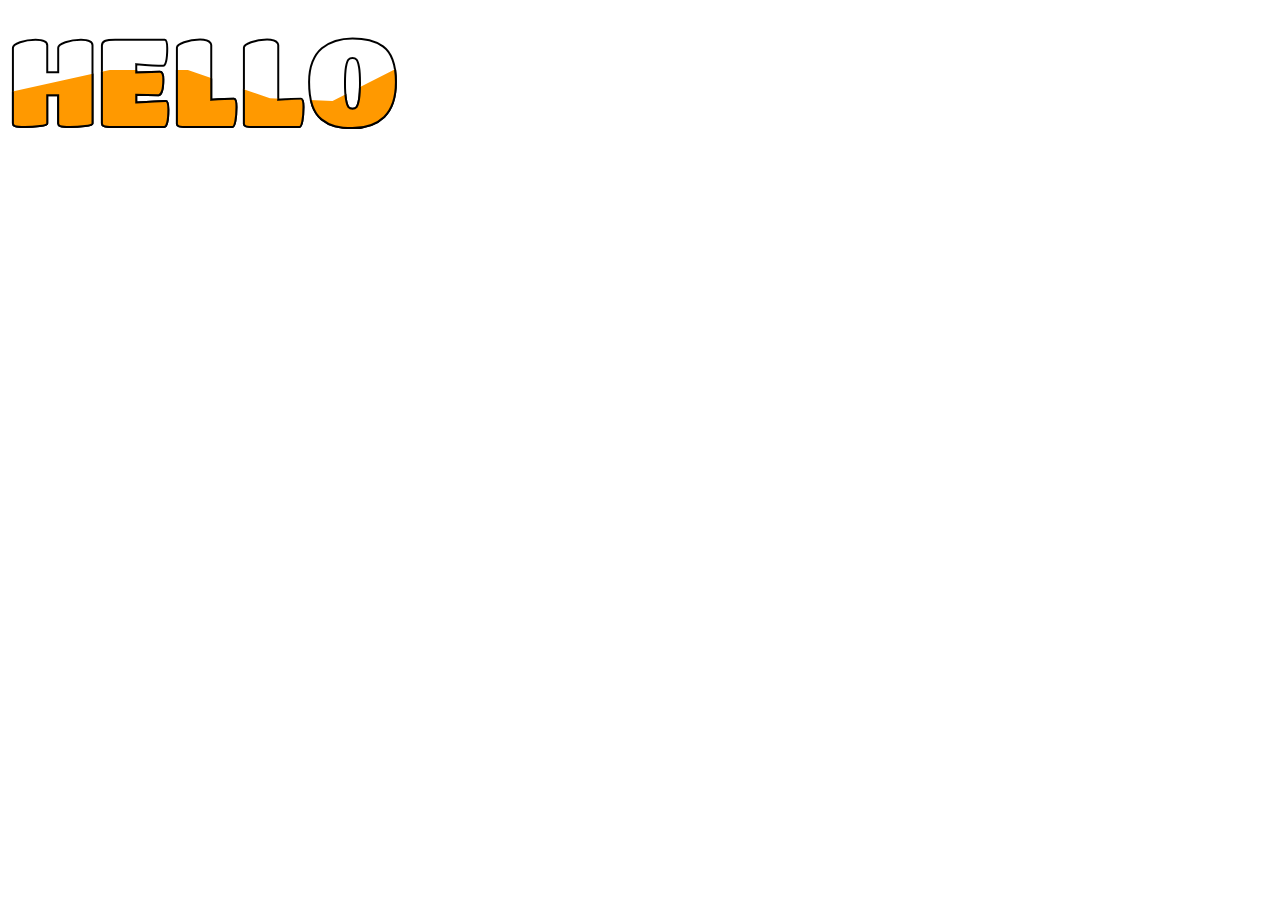
<file: tutorials/text-clip-path-wave/index.html>
<!DOCTYPE html>
<html lang="pl">
	<head>
		<meta charset="UTF-8" />
		<meta http-equiv="X-UA-Compatible" content="IE=edge" />
		<meta name="viewport" content="width=device-width, initial-scale=1.0" />
		<title>Animacja falowanego tekstu w CSS z clip-path</title>
		<style>
			@import url('https://fonts.googleapis.com/css2?family=Bebas+Neue&family=Titan+One&display=swap');

			:root {
				--font-size: 123px;
			}
			::selection {
				color: #fff;
				background: #009966;
			}
			.sh {
				position: absolute;
				float: left;
				display: inline-block;
				color: transparent;
				font-size: var(--font-size);
				font-family: 'Bebas Neue', cursive;
				font-family: 'Titan One', cursive;
				-webkit-text-stroke: 2px black;
				/* text-shadow: -1px 1px 0 #000, 1px 1px 0 #000, 1px -1px 0 #000,
					-1px -1px 0 #000; */
			}
			.clip {
				position: absolute;
				float: left;
				display: inline-block;
				color: #f90;
				font-size: var(--font-size);
				font-family: 'Bebas Neue', cursive;
				font-family: 'Titan One', cursive;
				-webkit-text-stroke: 2px black;
				clip-path: polygon(
					0% 60%,
					26% 44%,
					46% 44%,
					67% 64%,
					83% 66%,
					100% 42%,
					100% 100%,
					0% 100%
				);
				animation: wave 4s ease-in infinite;
			}

			@keyframes wave {
				0% {
					clip-path: polygon(
						0% 60%,
						26% 44%,
						46% 44%,
						67% 64%,
						83% 66%,
						100% 42%,
						100% 100%,
						0% 100%
					);
					color: #f90;
				}

				30% {
					clip-path: polygon(
						0 23%,
						17% 37%,
						45% 35%,
						65% 15%,
						88% 17%,
						100% 42%,
						100% 100%,
						0% 100%
					);
					color: #009966;
				}

				50% {
					clip-path: polygon(
						0 0,
						16% 0,
						45% 0,
						66% 0,
						100% 0,
						100% 42%,
						100% 100%,
						0% 100%
					);
					color: rgb(0, 128, 255);
				}

				70% {
					clip-path: polygon(
						0 23%,
						17% 37%,
						45% 35%,
						65% 15%,
						88% 17%,
						100% 42%,
						100% 100%,
						0% 100%
					);
					color: #ff2ddc;
				}

				100% {
					clip-path: polygon(
						0% 60%,
						26% 44%,
						46% 44%,
						67% 64%,
						83% 66%,
						100% 42%,
						100% 100%,
						0% 100%
					);
					color: #f90;
				}
			}
		</style>
	</head>
	<body>
		<div class="sh">HELLO</div>
		<div class="clip">HELLO</div>
	</body>
</html>
</file>
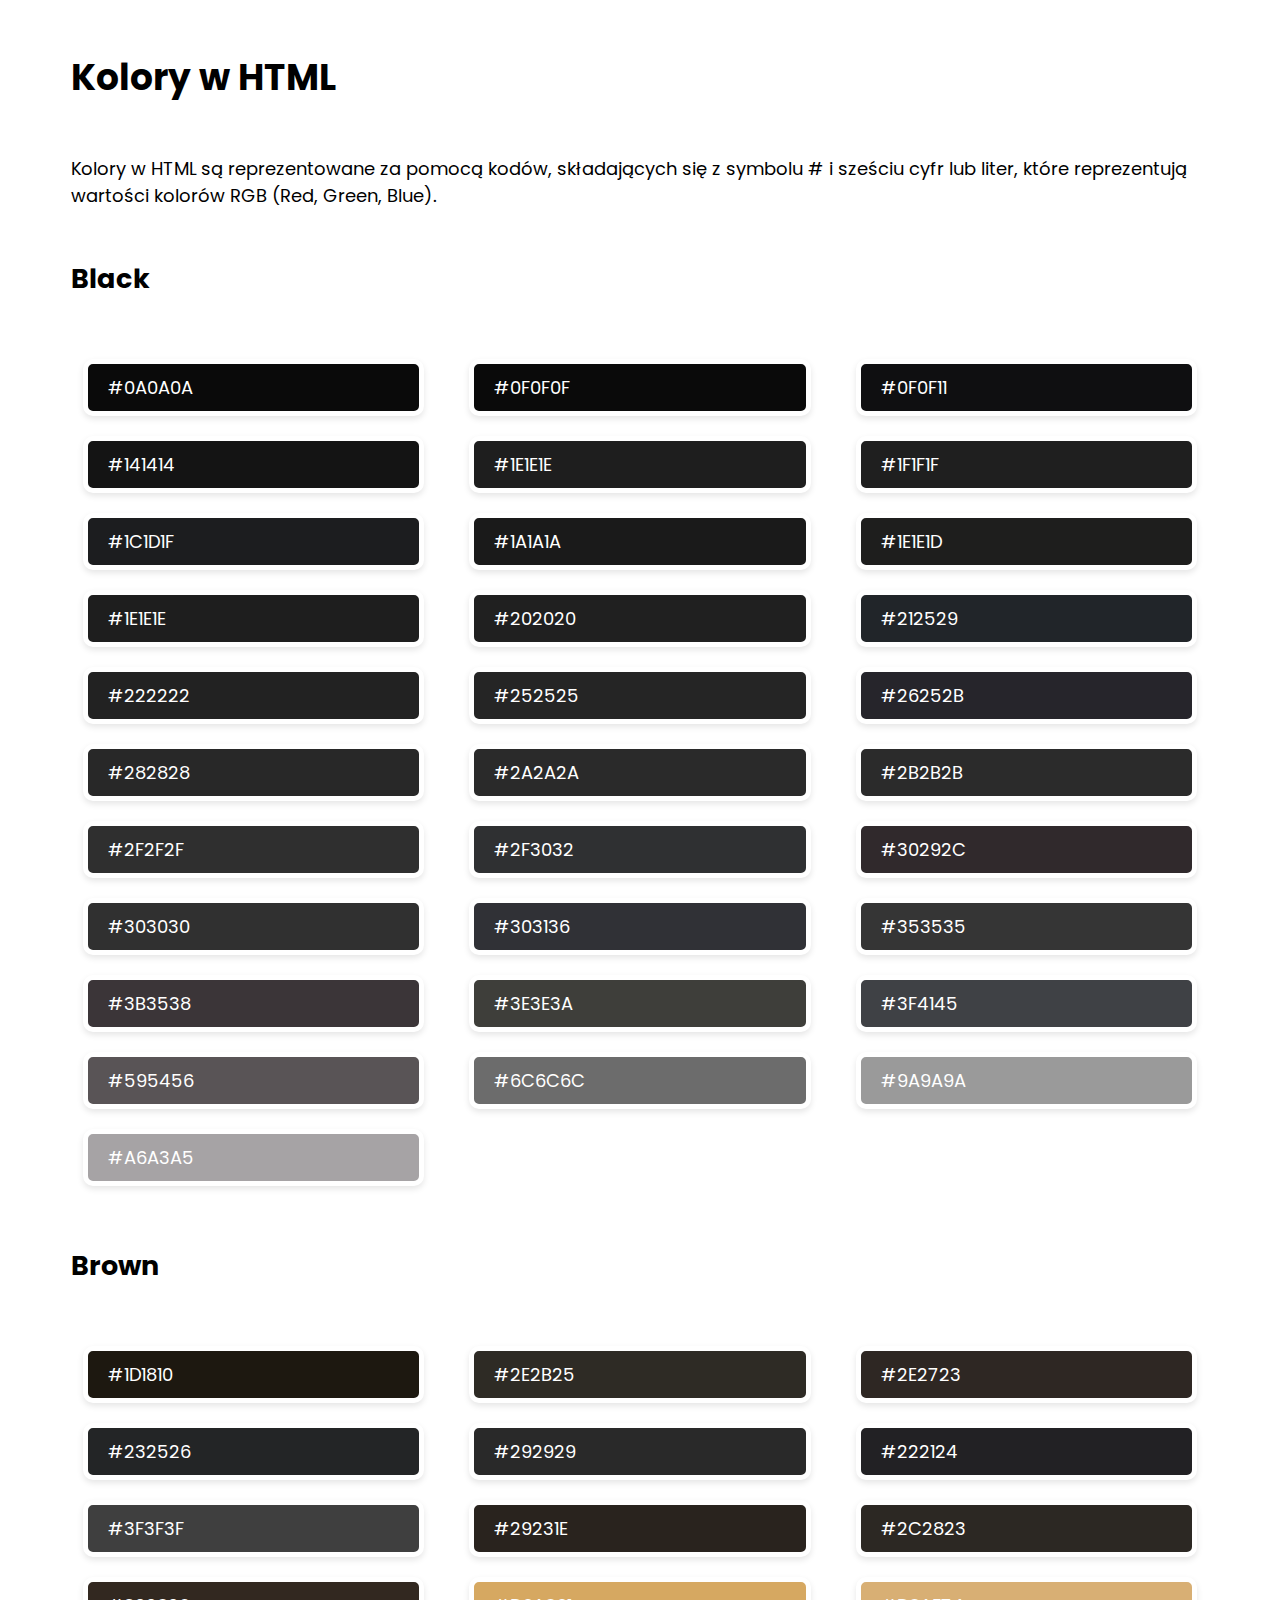
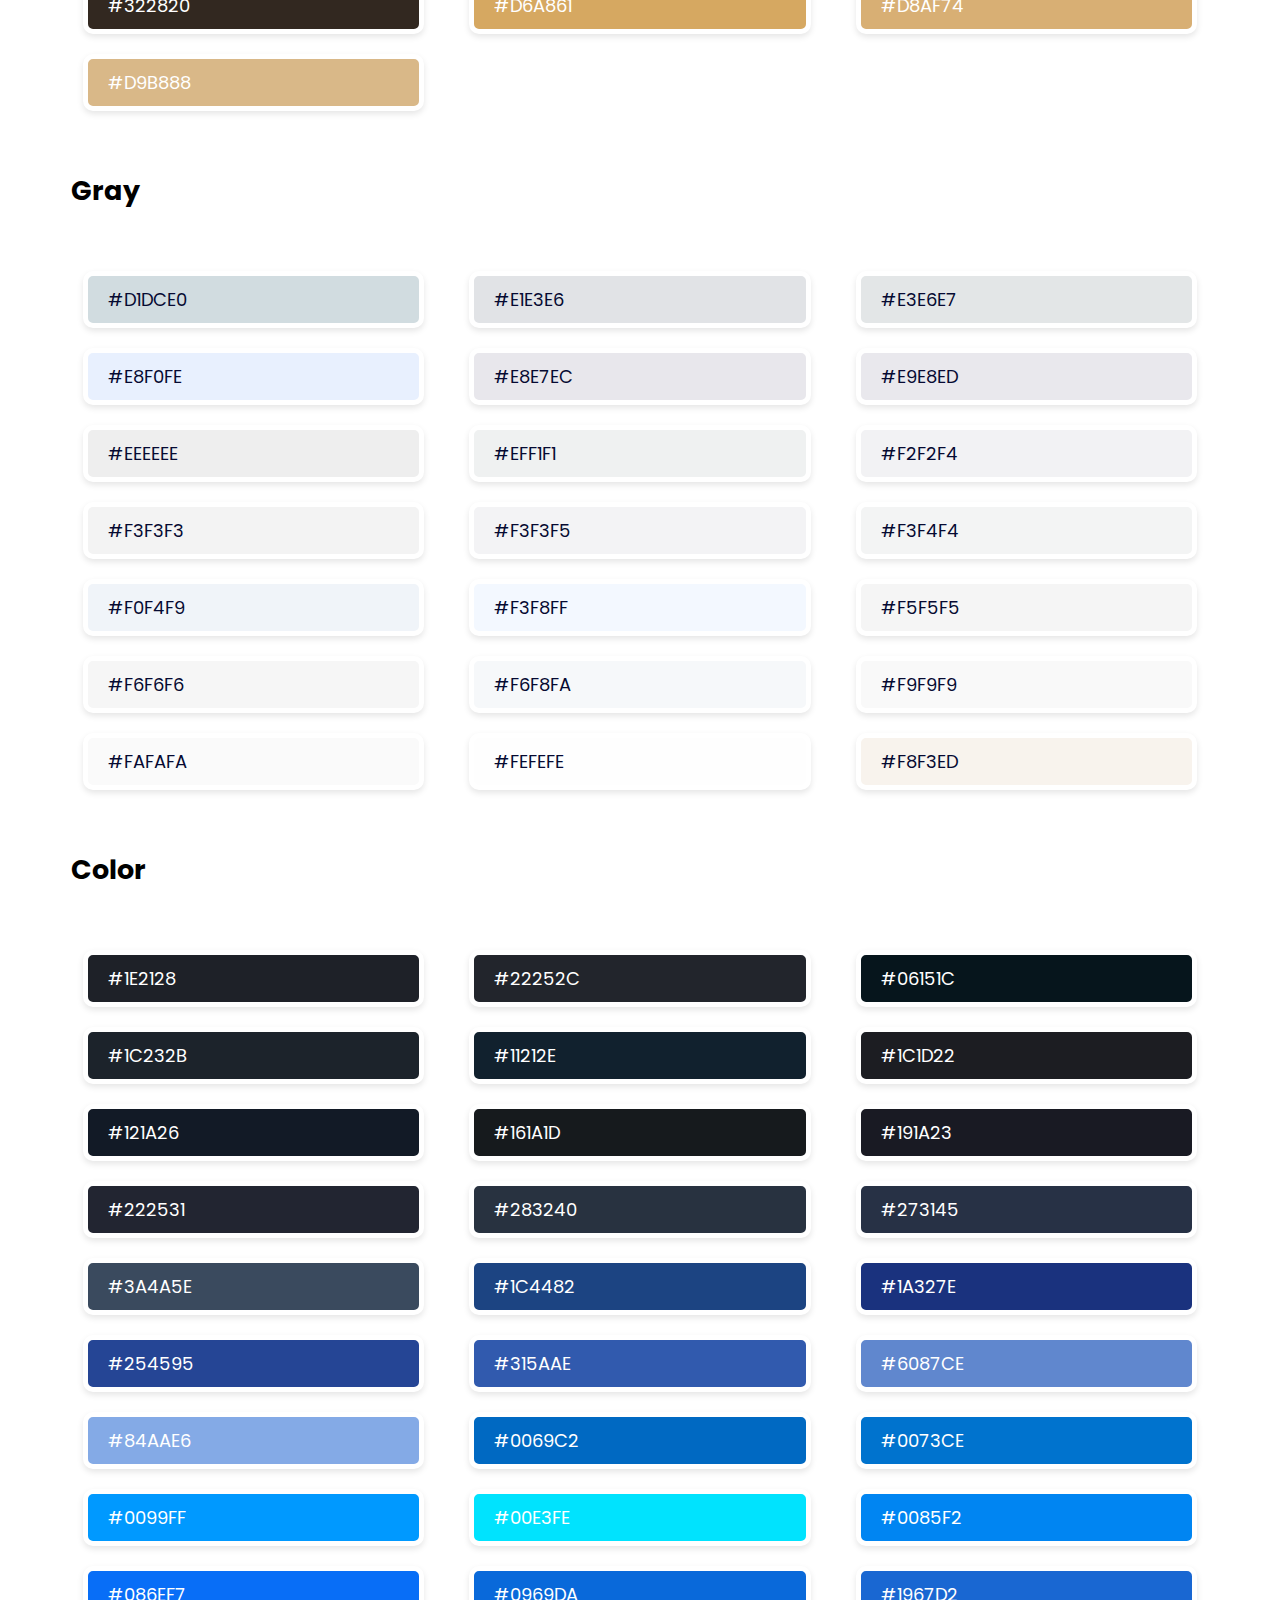
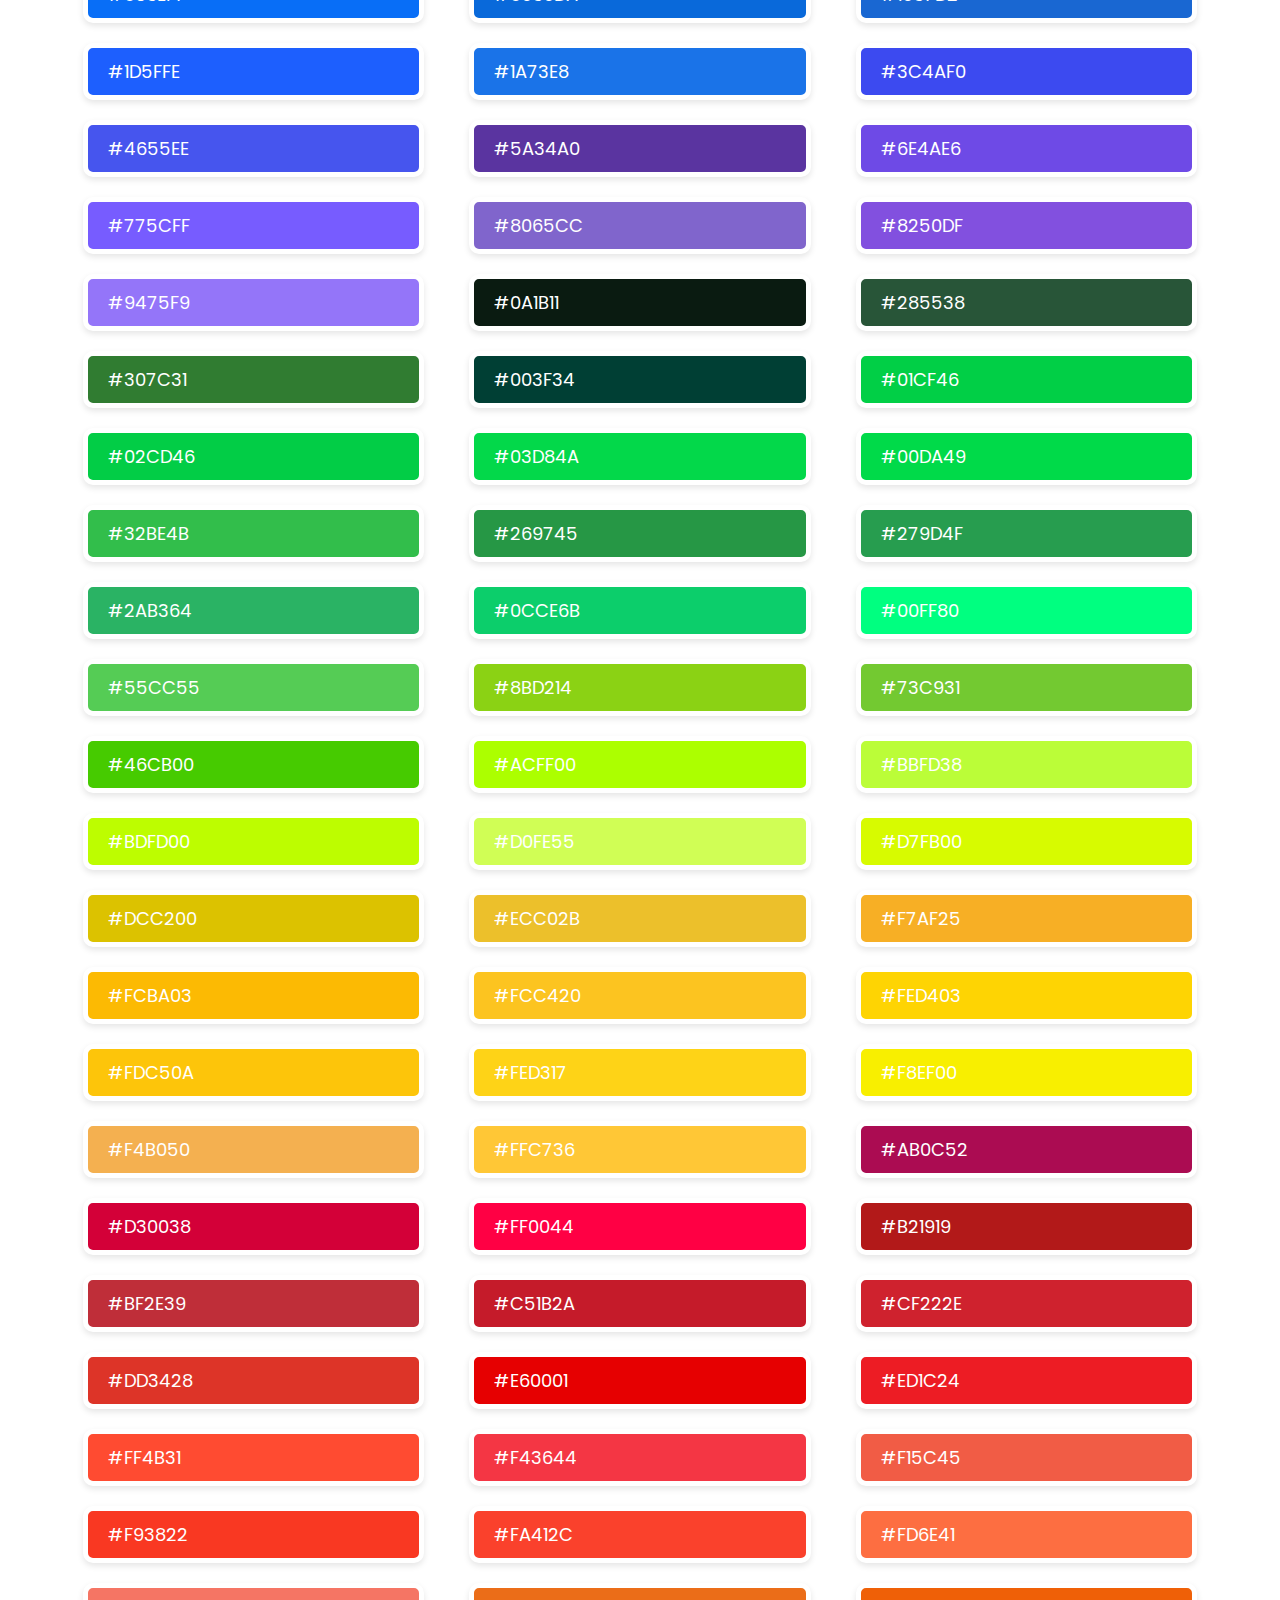
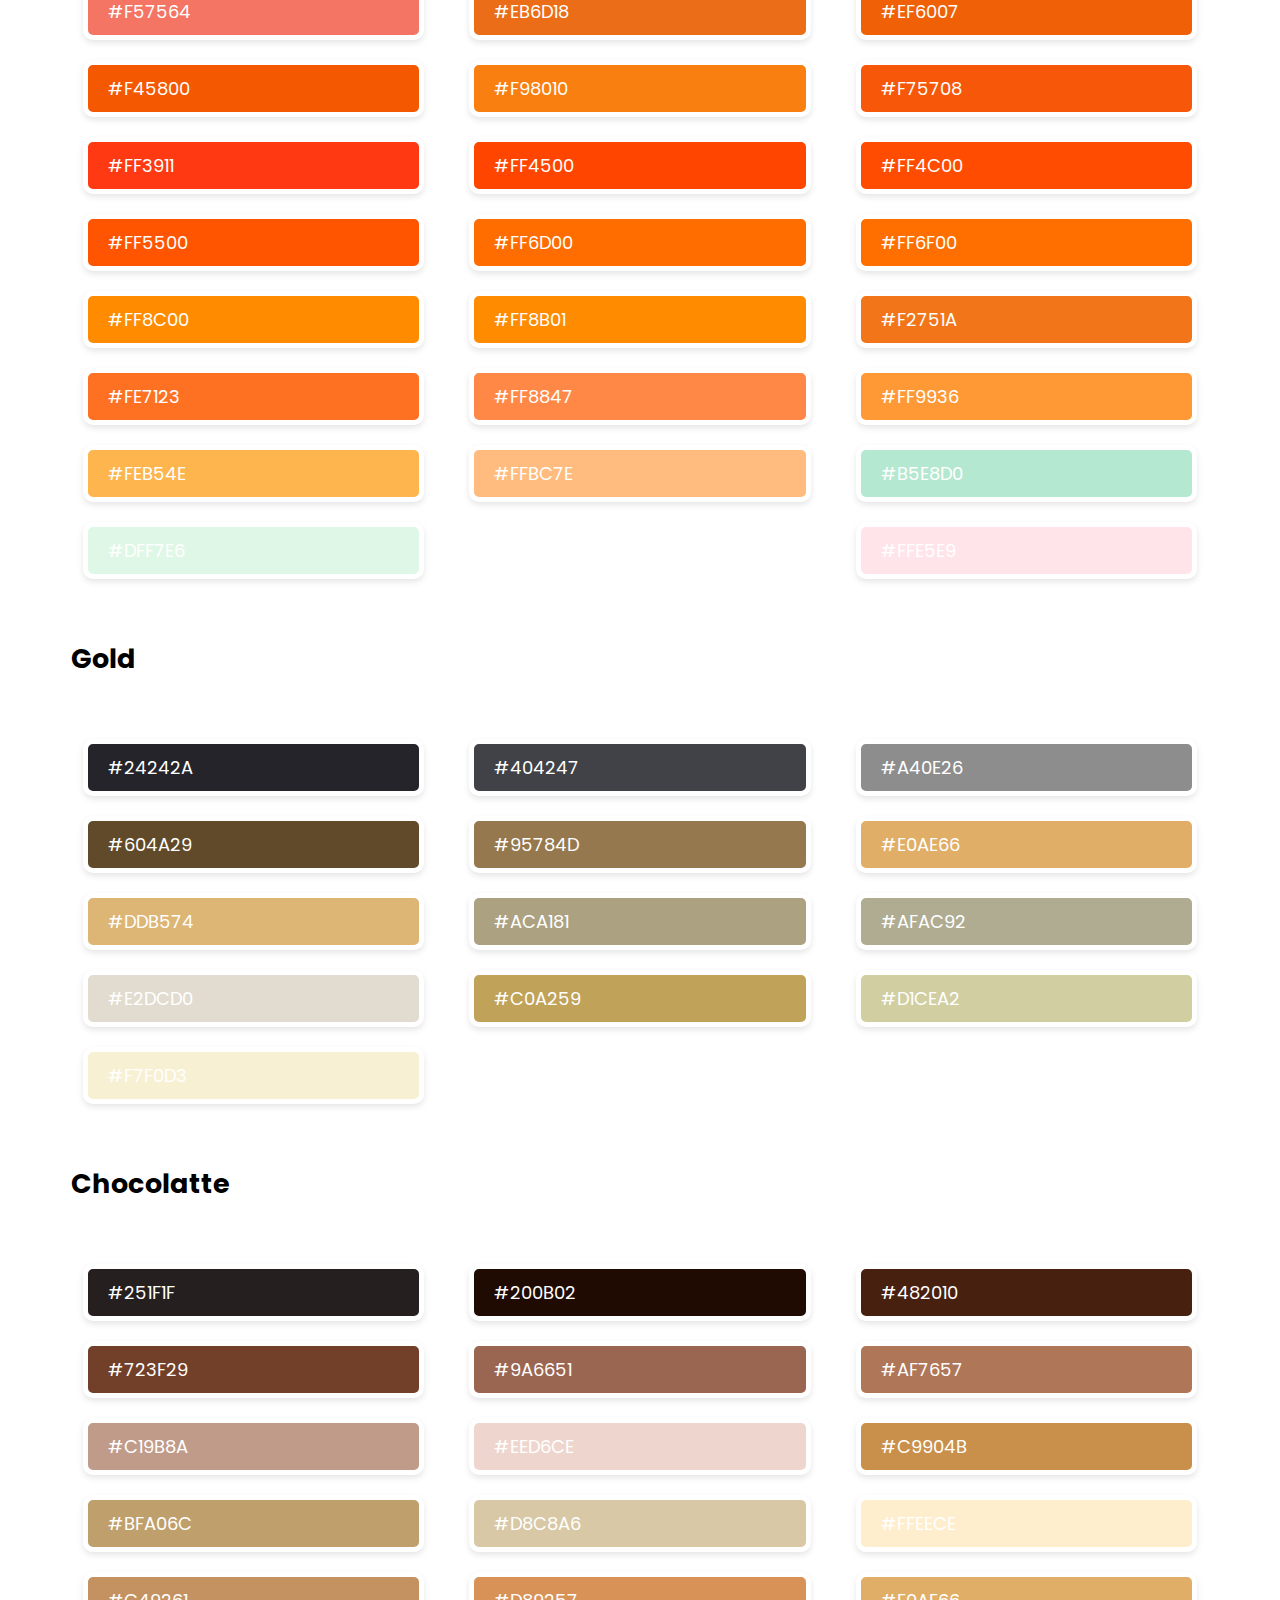
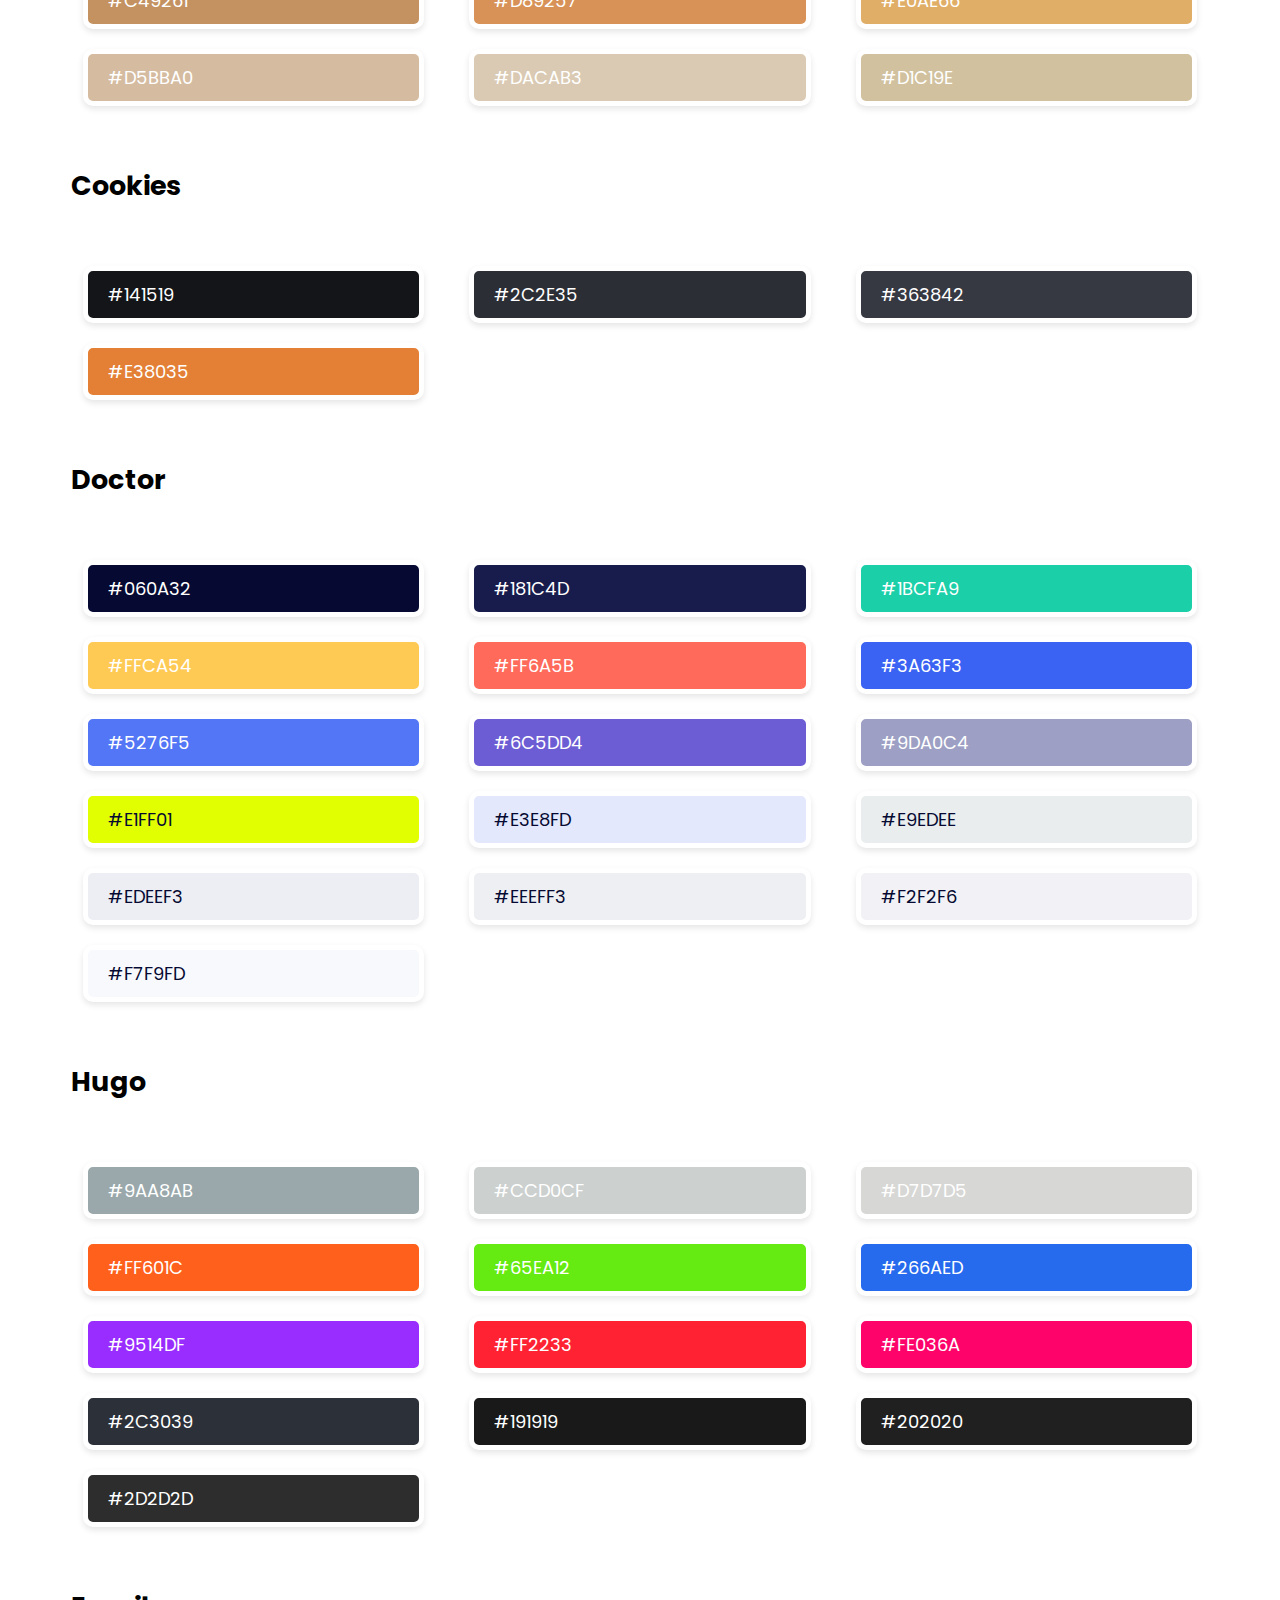
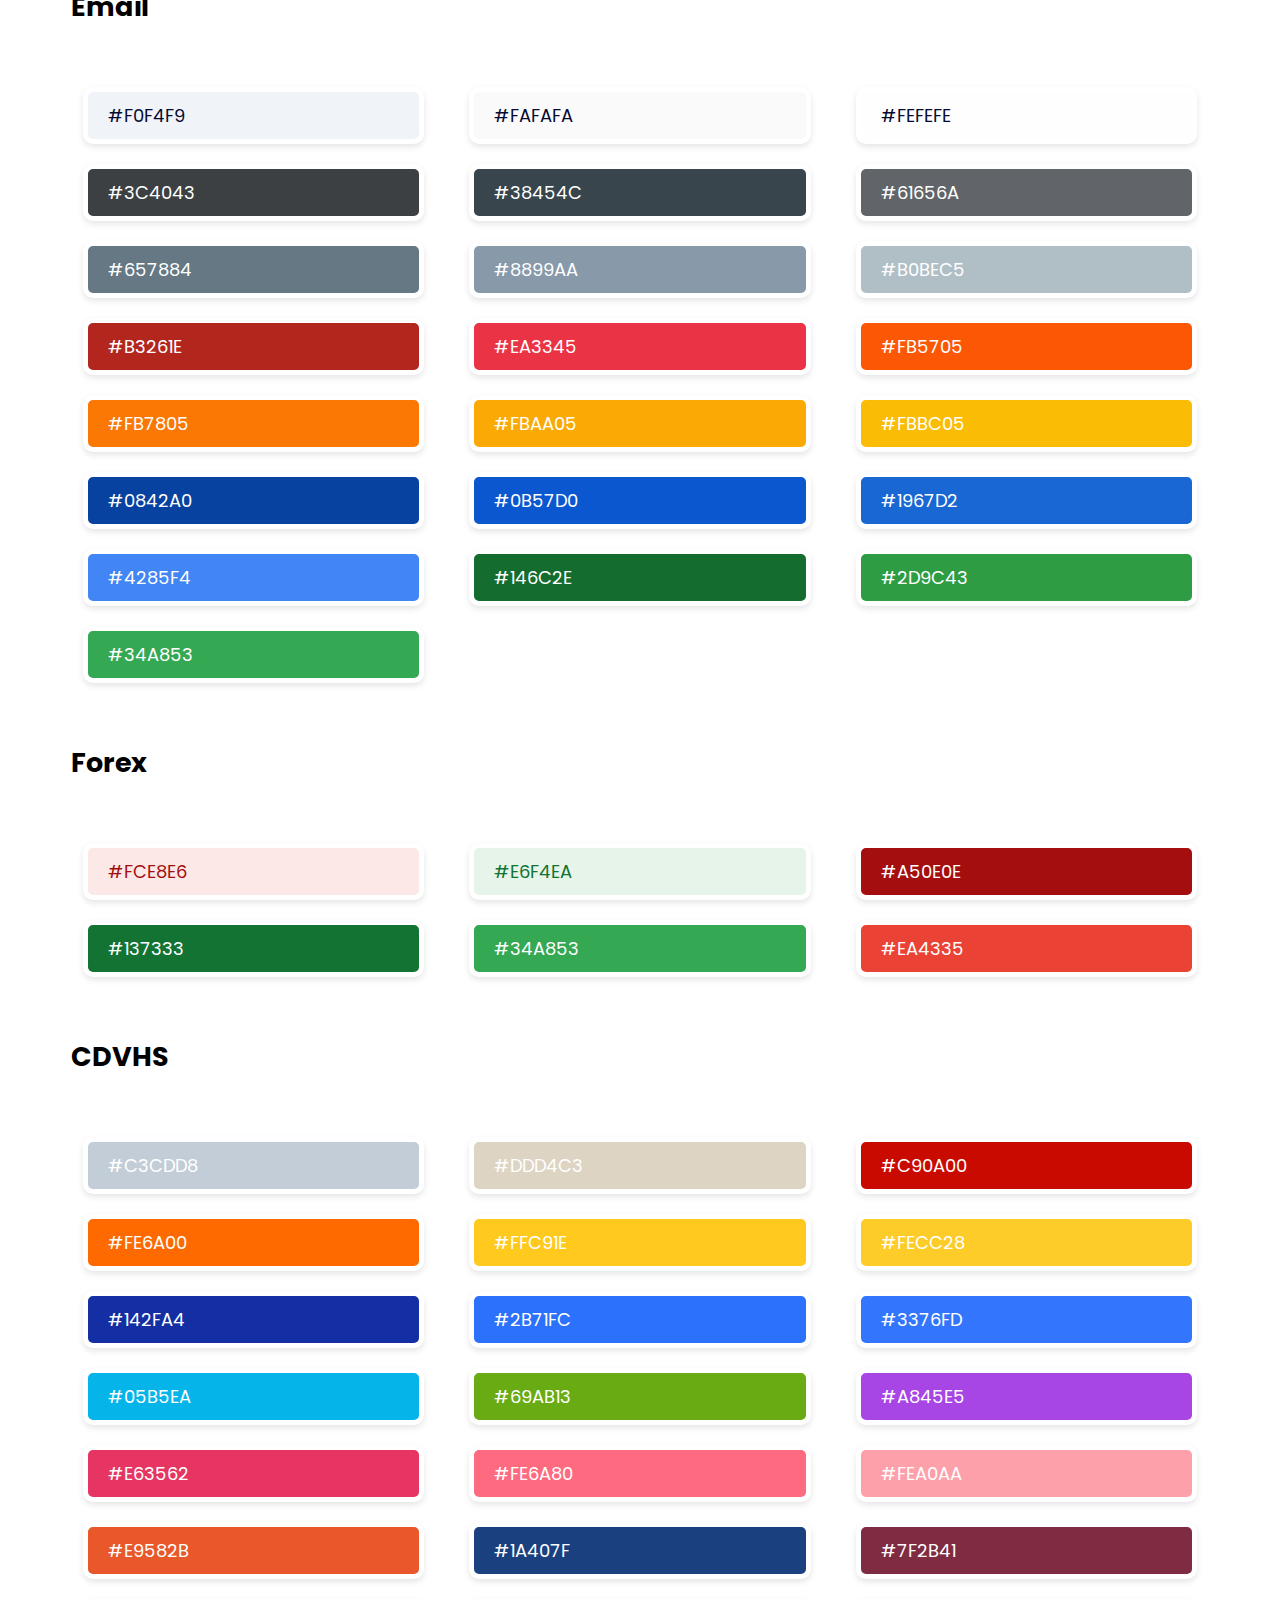
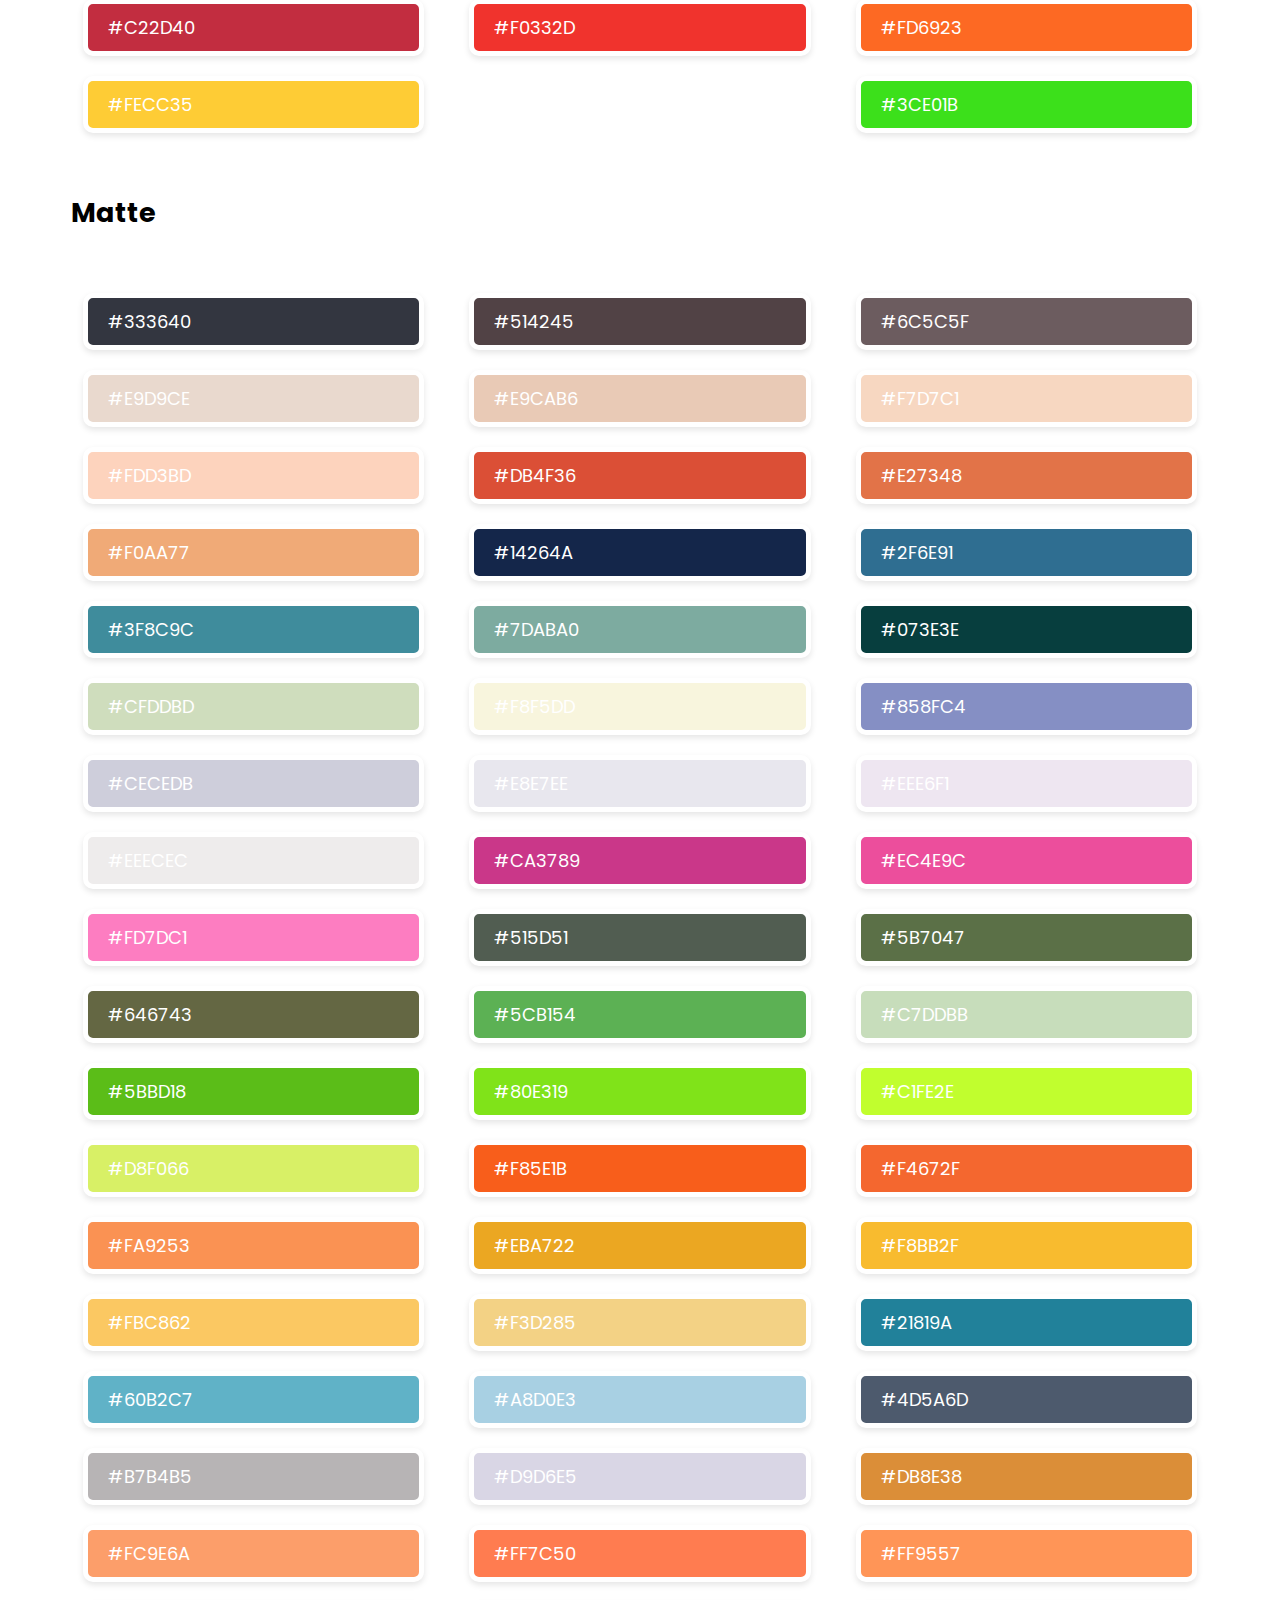
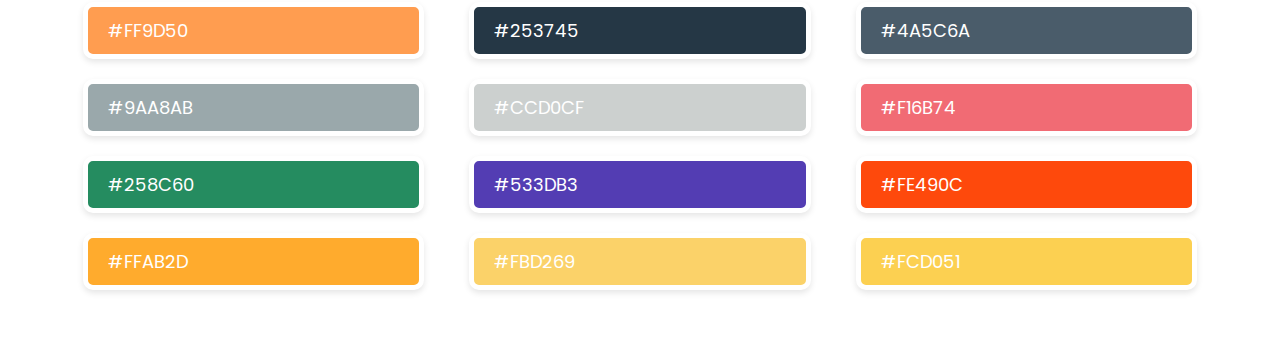
<file: colors.html>
<!DOCTYPE html>
<html lang="en">
	<head>
		<meta charset="UTF-8" />
		<meta name="viewport" content="width=device-width, initial-scale=1.0" />
		<title>Kolory Html Hex | Atomjoy</title>
		<meta name="description" content="Fajne kolory html hex dla projektów stron internetowych." />
		<meta name="keywords" content="kolory hex, kolory web design, kolory strony www" />

		<style>
			@import url('https://fonts.googleapis.com/css2?family=Poppins:ital,wght@0,100;0,200;0,300;0,400;0,500;0,600;0,700;0,800;0,900;1,100;1,200;1,300;1,400;1,500;1,600;1,700;1,800;1,900&display=swap');

			body {
				font-size: 18px;
				font-family: 'Poppins', sans-serif;
			}

			.color {
				transition: all 0.1s;
				text-transform: uppercase;
				float: left;
				width: 30%;
				color: #060a32;
				padding: 10px 20px;
				margin: 10px 1%;
				border-radius: 10px;
				border: 5px solid #fff;
				box-sizing: border-box;
				box-shadow: 0px 3px 6px rgba(0, 0, 0, 0.1);
				/* box-shadow:  5px 5px 10px #c1c1c1, -5px -5px 10px #ffffff, inset 3px 3px 6px #bebebe, inset -3px -3px 6px #ffffff; */
			}

			.dark {
				color: #fff;
			}

			h1,
			p {
				margin: 50px auto;
				width: 90%;
			}

			.box,
			h2 {
				margin: 50px auto;
				width: 90%;
				display: flex;
				flex-wrap: wrap;
				align-items: center;
				justify-content: space-between;
			}

			@media all and (max-width: 1024px) {
				.color {
					width: 45%;
				}
			}
			@media all and (max-width: 480px) {
				.color {
					width: 100%;
				}
			}
		</style>
	</head>
	<body>
		<h1>Kolory w HTML</h1>
		<p>Kolory w HTML są reprezentowane za pomocą kodów, składających się z symbolu # i sześciu cyfr lub liter, które reprezentują wartości kolorów RGB (Red, Green, Blue).</p>

		<h2>Black</h2>
		<div class="box">
			<div class="color dark" style="background: #0a0a0a">#0a0a0a</div>
			<div class="color dark" style="background: #0a0a0a">#0f0f0f</div>
			<div class="color dark" style="background: #0f0f11">#0f0f11</div>
			<div class="color dark" style="background: #141414">#141414</div>
			<div class="color dark" style="background: #1e1e1e">#1E1E1E</div>
			<div class="color dark" style="background: #1f1f1f">#1F1F1F</div>
			<div class="color dark" style="background: #1c1d1f">#1c1d1f</div>
			<div class="color dark" style="background: #1a1a1a">#1a1a1a</div>
			<div class="color dark" style="background: #1e1e1d">#1E1E1d</div>
			<div class="color dark" style="background: #1e1e1e">#1e1e1e</div>
			<div class="color dark" style="background: #202020">#202020</div>
			<div class="color dark" style="background: #212529">#212529</div>
			<div class="color dark" style="background: #222222">#222222</div>
			<div class="color dark" style="background: #252525">#252525</div>
			<div class="color dark" style="background: #26252b">#26252B</div>
			<div class="color dark" style="background: #282828">#282828</div>
			<div class="color dark" style="background: #2a2a2a">#2a2a2a</div>
			<div class="color dark" style="background: #2b2b2b">#2B2B2B</div>
			<div class="color dark" style="background: #2f2f2f">#2f2f2f</div>
			<div class="color dark" style="background: #2f3032">#2f3032</div>
			<div class="color dark" style="background: #30292c">#30292C</div>
			<div class="color dark" style="background: #303030">#303030</div>
			<div class="color dark" style="background: #303136">#303136</div>
			<div class="color dark" style="background: #353535">#353535</div>
			<div class="color dark" style="background: #3b3538">#3B3538</div>
			<div class="color dark" style="background: #3e3e3a">#3E3E3A</div>
			<div class="color dark" style="background: #3f4145">#3F4145</div>
			<div class="color dark" style="background: #595456">#595456</div>
			<div class="color dark" style="background: #6c6c6c">#6c6c6c</div>
			<div class="color dark" style="background: #9a9a9a">#9a9a9a</div>
			<div class="color dark" style="background: #a6a3a5">#A6A3A5</div>
		</div>

		<h2>Brown</h2>
		<div class="box">
			<div class="color dark" style="background: #1d1810">#1D1810</div>
			<div class="color dark" style="background: #2e2b25">#2E2B25</div>
			<div class="color dark" style="background: #2e2723">#2E2723</div>
			<div class="color dark" style="background: #232526">#232526</div>
			<div class="color dark" style="background: #292929">#292929</div>
			<div class="color dark" style="background: #222124">#222124</div>
			<div class="color dark" style="background: #3f3f3f">#3F3F3F</div>
			<div class="color dark" style="background: #29231e">#29231E</div>
			<div class="color dark" style="background: #2c2823">#2C2823</div>
			<div class="color dark" style="background: #322820">#322820</div>
			<div class="color dark" style="background: #d6a861">#D6A861</div>
			<div class="color dark" style="background: #d8af74">#D8AF74</div>
			<div class="color dark" style="background: #d9b888">#D9B888</div>
		</div>

		<h2>Gray</h2>
		<div class="box">
			<div class="color" style="background: #d1dce0">#d1dce0</div>
			<div class="color" style="background: #e1e3e6">#E1E3E6</div>
			<div class="color" style="background: #e3e6e7">#e3e6e7</div>
			<div class="color" style="background: #e8f0fe">#e8f0fe</div>
			<div class="color" style="background: #e8e7ec">#E8E7EC</div>
			<div class="color" style="background: #e9e8ed">#e9e8ed</div>
			<div class="color" style="background: #eeeeee">#eeeeee</div>
			<div class="color" style="background: #eff1f1">#eff1f1</div>
			<div class="color" style="background: #f2f2f4">#f2f2f4</div>
			<div class="color" style="background: #f3f3f3">#f3f3f3</div>
			<div class="color" style="background: #f3f3f5">#f3f3f5</div>
			<div class="color" style="background: #f3f4f4">#F3F4F4</div>
			<div class="color" style="background: #f0f4f9">#f0f4f9</div>
			<div class="color" style="background: #f3f8ff">#f3f8ff</div>
			<div class="color" style="background: #f5f5f5">#F5F5F5</div>
			<div class="color" style="background: #f6f6f6">#F6F6F6</div>
			<div class="color" style="background: #f6f8fa">#f6f8fa</div>
			<div class="color" style="background: #f9f9f9">#f9f9f9</div>
			<div class="color" style="background: #fafafa">#fafafa</div>
			<div class="color" style="background: #fefefe">#fefefe</div>
			<div class="color" style="background: #f8f3ed">#f8f3ed</div>
		</div>

		<h2>Color</h2>
		<div class="box">
			<div class="color dark" style="background: #1e2128">#1E2128</div>
			<div class="color dark" style="background: #22252c">#22252c</div>
			<div class="color dark" style="background: #06151c">#06151C</div>
			<div class="color dark" style="background: #1c232b">#1C232B</div>
			<div class="color dark" style="background: #11212e">#11212E</div>
			<div class="color dark" style="background: #1c1d22">#1C1D22</div>
			<div class="color dark" style="background: #121a26">#121a26</div>
			<div class="color dark" style="background: #161a1d">#161a1d</div>
			<div class="color dark" style="background: #191a23">#191A23</div>
			<div class="color dark" style="background: #222531">#222531</div>
			<div class="color dark" style="background: #283240">#283240</div>
			<div class="color dark" style="background: #273145">#273145</div>
			<div class="color dark" style="background: #3a4a5e">#3a4a5e</div>
			<div class="color dark" style="background: #1c4482">#1c4482</div>
			<div class="color dark" style="background: #1a327e">#1A327E</div>
			<div class="color dark" style="background: #254595">#254595</div>
			<div class="color dark" style="background: #315aae">#315AAE</div>
			<div class="color dark" style="background: #6087ce">#6087CE</div>
			<div class="color dark" style="background: #84aae6">#84AAE6</div>
			<div class="color dark" style="background: #0069c2">#0069c2</div>
			<div class="color dark" style="background: #0073ce">#0073ce</div>
			<div class="color dark" style="background: #0099ff">#0099ff</div>
			<div class="color dark" style="background: #00e3fe">#00E3FE</div>
			<div class="color dark" style="background: #0085f2">#0085f2</div>
			<div class="color dark" style="background: #086ef7">#086ef7</div>
			<div class="color dark" style="background: #0969da">#0969da</div>
			<div class="color dark" style="background: #1967d2">#1967d2</div>
			<div class="color dark" style="background: #1d5ffe">#1D5FFE</div>
			<div class="color dark" style="background: #1a73e8">#1a73e8</div>
			<div class="color dark" style="background: #3c4af0">#3C4AF0</div>
			<div class="color dark" style="background: #4655ee">#4655ee</div>
			<div class="color dark" style="background: #5a34a0">#5A34A0</div>
			<div class="color dark" style="background: #6e4ae6">#6E4AE6</div>
			<div class="color dark" style="background: #775cff">#775cff</div>
			<div class="color dark" style="background: #8065cc">#8065cc</div>
			<div class="color dark" style="background: #8250df">#8250df</div>
			<div class="color dark" style="background: #9475f9">#9475f9</div>
			<div class="color dark" style="background: #0a1b11">#0A1B11</div>
			<div class="color dark" style="background: #285538">#285538</div>
			<div class="color dark" style="background: #307c31">#307C31</div>
			<div class="color dark" style="background: #003f34">#003F34</div>
			<div class="color dark" style="background: #01cf46">#01CF46</div>
			<div class="color dark" style="background: #02cd46">#02CD46</div>
			<div class="color dark" style="background: #03d84a">#03D84A</div>
			<div class="color dark" style="background: #00da49">#00DA49</div>
			<div class="color dark" style="background: #32be4b">#32BE4B</div>
			<div class="color dark" style="background: #269745">#269745</div>
			<div class="color dark" style="background: #279d4f">#279d4f</div>
			<div class="color dark" style="background: #2ab364">#2ab364</div>
			<div class="color dark" style="background: #0cce6b">#0cce6b</div>
			<div class="color dark" style="background: #00ff80">#00ff80</div>
			<div class="color dark" style="background: #55cc55">#55cc55</div>
			<div class="color dark" style="background: #8bd214">#8BD214</div>
			<div class="color dark" style="background: #73c931">#73C931</div>
			<div class="color dark" style="background: #46cb00">#46cb00</div>
			<div class="color dark" style="background: #acff00">#acff00</div>
			<div class="color dark" style="background: #bbfd38">#bbfd38</div>
			<div class="color dark" style="background: #bdfd00">#BDFD00</div>
			<div class="color dark" style="background: #d0fe55">#d0fe55</div>
			<div class="color dark" style="background: #d7fb00">#D7FB00</div>
			<div class="color dark" style="background: #dcc200">#dcc200</div>
			<div class="color dark" style="background: #ecc02b">#ECC02B</div>
			<div class="color dark" style="background: #f7af25">#f7af25</div>
			<div class="color dark" style="background: #fcba03">#fcba03</div>
			<div class="color dark" style="background: #fcc420">#fcc420</div>
			<div class="color dark" style="background: #fed403">#fed403</div>
			<div class="color dark" style="background: #fdc50a">#fdc50a</div>
			<div class="color dark" style="background: #fed317">#fed317</div>
			<div class="color dark" style="background: #f8ef00">#F8EF00</div>
			<div class="color dark" style="background: #f4b050">#f4b050</div>
			<div class="color dark" style="background: #ffc736">#FFC736</div>
			<div class="color dark" style="background: #ab0c52">#AB0C52</div>
			<div class="color dark" style="background: #d30038">#d30038</div>
			<div class="color dark" style="background: #ff0044">#FF0044</div>
			<div class="color dark" style="background: #b21919">#b21919</div>
			<div class="color dark" style="background: #bf2e39">#BF2E39</div>
			<div class="color dark" style="background: #c51b2a">#c51b2a</div>
			<div class="color dark" style="background: #cf222e">#cf222e</div>
			<div class="color dark" style="background: #dd3428">#dd3428</div>
			<div class="color dark" style="background: #e60001">#E60001</div>
			<div class="color dark" style="background: #ed1c24">#ed1c24</div>
			<div class="color dark" style="background: #ff4b31">#FF4B31</div>
			<div class="color dark" style="background: #f43644">#f43644</div>
			<div class="color dark" style="background: #f15c45">#f15c45</div>
			<div class="color dark" style="background: #f93822">#f93822</div>
			<div class="color dark" style="background: #fa412c">#FA412C</div>
			<div class="color dark" style="background: #fd6e41">#FD6E41</div>
			<div class="color dark" style="background: #f57564">#f57564</div>
			<div class="color dark" style="background: #eb6d18">#eb6d18</div>
			<div class="color dark" style="background: #ef6007">#ef6007</div>
			<div class="color dark" style="background: #f45800">#f45800</div>
			<div class="color dark" style="background: #f98010">#F98010</div>
			<div class="color dark" style="background: #f75708">#F75708</div>
			<div class="color dark" style="background: #ff3911">#FF3911</div>
			<div class="color dark" style="background: #ff4500">#ff4500</div>
			<div class="color dark" style="background: #ff4c00">#FF4C00</div>
			<div class="color dark" style="background: #ff5500">#ff5500</div>
			<div class="color dark" style="background: #ff6d00">#ff6d00</div>
			<div class="color dark" style="background: #ff6f00">#ff6f00</div>
			<div class="color dark" style="background: #ff8c00">#ff8c00</div>
			<div class="color dark" style="background: #ff8b01">#FF8B01</div>
			<div class="color dark" style="background: #f2751a">#f2751a</div>
			<div class="color dark" style="background: #fe7123">#fe7123</div>
			<div class="color dark" style="background: #ff8847">#ff8847</div>
			<div class="color dark" style="background: #ff9936">#ff9936</div>
			<div class="color dark" style="background: #feb54e">#feb54e</div>
			<div class="color dark" style="background: #ffbc7e">#ffbc7e</div>
			<div class="color dark" style="background: #b5e8d0">#b5e8d0</div>
			<div class="color dark" style="background: #dff7e6">#dff7e6</div>
			<div class="color dark" style="background: #ffe5e9">#ffe5e9</div>
		</div>

		<h2>Gold</h2>
		<div class="box">
			<div class="color dark" style="background: #24242a">#24242A</div>
			<div class="color dark" style="background: #404247">#404247</div>
			<div class="color dark" style="background: #8e8d8d">#a40e26</div>
			<div class="color dark" style="background: #604a29">#604A29</div>
			<div class="color dark" style="background: #95784d">#95784D</div>
			<div class="color dark" style="background: #e0ae66">#E0AE66</div>
			<div class="color dark" style="background: #ddb574">#DDB574</div>
			<div class="color dark" style="background: #aca181">#ACA181</div>
			<div class="color dark" style="background: #afac92">#AFAC92</div>
			<div class="color dark" style="background: #e2dcd0">#E2DCD0</div>
			<div class="color dark" style="background: #c0a259">#C0A259</div>
			<div class="color dark" style="background: #d1cea2">#D1CEA2</div>
			<div class="color dark" style="background: #f7f0d3">#F7F0D3</div>
		</div>

		<h2>Chocolatte</h2>
		<div class="box">
			<div class="color dark" style="background: #251f1f">#251F1F</div>
			<div class="color dark" style="background: #200b02">#200B02</div>
			<div class="color dark" style="background: #482010">#482010</div>
			<div class="color dark" style="background: #723f29">#723F29</div>
			<div class="color dark" style="background: #9a6651">#9A6651</div>
			<div class="color dark" style="background: #af7657">#AF7657</div>
			<div class="color dark" style="background: #c19b8a">#C19B8A</div>
			<div class="color dark" style="background: #eed6ce">#EED6CE</div>
			<div class="color dark" style="background: #c9904b">#C9904B</div>
			<div class="color dark" style="background: #bfa06c">#BFA06C</div>
			<div class="color dark" style="background: #d8c8a6">#D8C8A6</div>
			<div class="color dark" style="background: #ffeece">#FFEECE</div>
			<div class="color dark" style="background: #c49261">#C49261</div>
			<div class="color dark" style="background: #d89257">#D89257</div>
			<div class="color dark" style="background: #e0ae66">#E0AE66</div>
			<div class="color dark" style="background: #d5bba0">#D5BBA0</div>
			<div class="color dark" style="background: #dacab3">#DACAB3</div>
			<div class="color dark" style="background: #d1c19e">#D1C19E</div>
		</div>

		<h2>Cookies</h2>
		<div class="box">
			<div class="color dark" style="background: #141519">#141519</div>
			<div class="color dark" style="background: #2c2e35">#2c2e35</div>
			<div class="color dark" style="background: #363842">#363842</div>
			<div class="color dark" style="background: #e38035">#e38035</div>
		</div>

		<h2>Doctor</h2>
		<div class="box">
			<div class="color dark" style="background: #060a32">#060A32</div>
			<div class="color dark" style="background: #181c4d">#181C4D</div>
			<div class="color dark" style="background: #1bcfa9">#1BCFA9</div>
			<div class="color dark" style="background: #ffca54">#FFCA54</div>
			<div class="color dark" style="background: #ff6a5b">#FF6A5B</div>
			<div class="color dark" style="background: #3a63f3">#3A63F3</div>
			<div class="color dark" style="background: #5276f5">#5276F5</div>
			<div class="color dark" style="background: #6c5dd4">#6C5DD4</div>
			<div class="color dark" style="background: #9da0c4">#9DA0C4</div>
			<div class="color" style="background: #e1ff01">#E1FF01</div>
			<div class="color" style="background: #e3e8fd">#E3E8FD</div>
			<div class="color" style="background: #e9edee">#E9EDEE</div>
			<div class="color" style="background: #edeef3">#EDEEF3</div>
			<div class="color" style="background: #eeeff3">#EEEFF3</div>
			<div class="color" style="background: #f2f2f6">#F2F2F6</div>
			<div class="color" style="background: #f7f9fd">#F7F9FD</div>
		</div>

		<h2>Hugo</h2>
		<div class="box">
			<div class="color dark" style="background: #9aa8ab">#9AA8AB</div>
			<div class="color dark" style="background: #ccd0cf">#CCD0CF</div>
			<div class="color dark" style="background: #d7d7d5">#d7d7d5</div>
			<div class="color dark" style="background: #ff601c">#ff601c</div>
			<div class="color dark" style="background: #65ea12">#65ea12</div>
			<div class="color dark" style="background: #266aed">#266aed</div>
			<div class="color dark" style="background: #992dff">#9514df</div>
			<div class="color dark" style="background: #ff2233">#ff2233</div>
			<div class="color dark" style="background: #fe036a">#fe036a</div>
			<div class="color dark" style="background: #2c3039">#2c3039</div>
			<div class="color dark" style="background: #191919">#191919</div>
			<div class="color dark" style="background: #202020">#202020</div>
			<div class="color dark" style="background: #2d2d2d">#2d2d2d</div>
		</div>

		<h2>Email</h2>
		<div class="box">
			<div class="color" style="background: #f0f4f9" title="Wrapper bg">#f0f4f9</div>
			<div class="color" style="background: #fafafa" title="Wrapper bg">#fafafa</div>
			<div class="color" style="background: #fefefe" title="Message bg">#fefefe</div>
			<div class="color dark" style="background: #3c4043" title="Message text">#3c4043</div>
			<div class="color dark" style="background: #38454c" title="Wrapper text">#38454c</div>
			<div class="color dark" style="background: #61656a" title="Wrapper text">#61656a</div>
			<div class="color dark" style="background: #657884" title="Wrapper text">#657884</div>
			<div class="color dark" style="background: #8899aa" title="Wrapper text">#8899aa</div>
			<div class="color dark" style="background: #b0bec5" title="Wrapper text">#b0bec5</div>
			<div class="color dark" style="background: #b3261e" title="Button bg">#b3261e</div>
			<div class="color dark" style="background: #ea3345" title="Button bg">#ea3345</div>
			<div class="color dark" style="background: #fb5705" title="Button bg">#fb5705</div>
			<div class="color dark" style="background: #fb7805" title="Button bg">#fb7805</div>
			<div class="color dark" style="background: #fbaa05" title="Button bg">#fbaa05</div>
			<div class="color dark" style="background: #fbbc05" title="Button bg">#fbbc05</div>
			<div class="color dark" style="background: #0842a0" title="Button bg">#0842a0</div>
			<div class="color dark" style="background: #0b57d0" title="Button bg">#0b57d0</div>
			<div class="color dark" style="background: #1967d2" title="Links text">#1967d2</div>
			<div class="color dark" style="background: #4285f4" title="Button bg">#4285f4</div>
			<div class="color dark" style="background: #146c2e" title="Button bg">#146c2e</div>
			<div class="color dark" style="background: #2d9c43" title="Button bg">#2d9c43</div>
			<div class="color dark" style="background: #34a853" title="Button bg">#34a853</div>
		</div>

		<h2>Forex</h2>
		<div class="box">
			<div class="color" style="background: #fce8e6; color: #a50e0e">#fce8e6</div>
			<div class="color" style="background: #e6f4ea; color: #137333">#e6f4ea</div>
			<div class="color dark" style="background: #a50e0e">#a50e0e</div>
			<div class="color dark" style="background: #137333">#137333</div>
			<div class="color dark" style="background: #34a853">#34a853</div>
			<div class="color dark" style="background: #ea4335">#ea4335</div>
		</div>

		<h2>CDVHS</h2>
		<div class="box">
			<div class="color dark" style="background: #c3cdd8">#c3cdd8</div>
			<div class="color dark" style="background: #ddd4c3">#ddd4c3</div>
			<div class="color dark" style="background: #c90a00">#c90a00</div>
			<div class="color dark" style="background: #fe6a00">#fe6a00</div>
			<div class="color dark" style="background: #ffc91e">#ffc91e</div>
			<div class="color dark" style="background: #fecc28">#fecc28</div>
			<div class="color dark" style="background: #142fa4">#142fa4</div>
			<div class="color dark" style="background: #2b71fc">#2b71fc</div>
			<div class="color dark" style="background: #3376fd">#3376fd</div>
			<div class="color dark" style="background: #05b5ea">#05b5ea</div>
			<div class="color dark" style="background: #69ab13">#69ab13</div>
			<div class="color dark" style="background: #a845e5">#a845e5</div>
			<div class="color dark" style="background: #e63562">#e63562</div>
			<div class="color dark" style="background: #fe6a80">#fe6a80</div>
			<div class="color dark" style="background: #fea0aa">#fea0aa</div>
			<div class="color dark" style="background: #e9582b">#e9582b</div>
			<div class="color dark" style="background: #1a407f">#1a407f</div>
			<div class="color dark" style="background: #7f2b41">#7f2b41</div>
			<div class="color dark" style="background: #c22d40">#c22d40</div>
			<div class="color dark" style="background: #f0332d">#f0332d</div>
			<div class="color dark" style="background: #fd6923">#fd6923</div>
			<div class="color dark" style="background: #fecc35">#fecc35</div>
			<div class="color dark" style="background: #3ce01b">#3ce01b</div>
		</div>

		<h2>Matte</h2>
		<div class="box">
			<div class="color dark" style="background: #333640">#333640</div>
			<div class="color dark" style="background: #514245">#514245</div>
			<div class="color dark" style="background: #6c5c5f">#6C5C5F</div>
			<div class="color dark" style="background: #e9d9ce">#E9D9CE</div>
			<div class="color dark" style="background: #e9cab6">#E9CAB6</div>
			<div class="color dark" style="background: #f7d7c1">#F7D7C1</div>
			<div class="color dark" style="background: #fdd3bd">#FDD3BD</div>
			<div class="color dark" style="background: #db4f36">#DB4F36</div>
			<div class="color dark" style="background: #e27348">#E27348</div>
			<div class="color dark" style="background: #f0aa77">#F0AA77</div>
			<div class="color dark" style="background: #14264a">#14264A</div>
			<div class="color dark" style="background: #2f6e91">#2F6E91</div>
			<div class="color dark" style="background: #3f8c9c">#3F8C9C</div>
			<div class="color dark" style="background: #7daba0">#7DABA0</div>
			<div class="color dark" style="background: #073e3e">#073E3E</div>
			<div class="color dark" style="background: #cfddbd">#CFDDBD</div>
			<div class="color dark" style="background: #f8f5dd">#F8F5DD</div>
			<div class="color dark" style="background: #858fc4">#858FC4</div>
			<div class="color dark" style="background: #cecedb">#CECEDB</div>
			<div class="color dark" style="background: #e8e7ee">#E8E7EE</div>
			<div class="color dark" style="background: #eee6f1">#EEE6F1</div>
			<div class="color dark" style="background: #eeecec">#EEECEC</div>
			<div class="color dark" style="background: #ca3789">#CA3789</div>
			<div class="color dark" style="background: #ec4e9c">#EC4E9C</div>
			<div class="color dark" style="background: #fd7dc1">#FD7DC1</div>
			<div class="color dark" style="background: #515d51">#515D51</div>
			<div class="color dark" style="background: #5b7047">#5B7047</div>
			<div class="color dark" style="background: #646743">#646743</div>
			<div class="color dark" style="background: #5cb154">#5CB154</div>
			<div class="color dark" style="background: #c7ddbb">#C7DDBB</div>
			<div class="color dark" style="background: #5bbd18">#5BBD18</div>
			<div class="color dark" style="background: #80e319">#80E319</div>
			<div class="color dark" style="background: #c1fe2e">#C1FE2E</div>
			<div class="color dark" style="background: #d8f066">#D8F066</div>
			<div class="color dark" style="background: #f85e1b">#F85E1B</div>
			<div class="color dark" style="background: #f4672f">#F4672F</div>
			<div class="color dark" style="background: #fa9253">#FA9253</div>
			<div class="color dark" style="background: #eba722">#EBA722</div>
			<div class="color dark" style="background: #f8bb2f">#F8BB2F</div>
			<div class="color dark" style="background: #fbc862">#FBC862</div>
			<div class="color dark" style="background: #f3d285">#F3D285</div>
			<div class="color dark" style="background: #21819a">#21819A</div>
			<div class="color dark" style="background: #60b2c7">#60B2C7</div>
			<div class="color dark" style="background: #a8d0e3">#A8D0E3</div>
			<div class="color dark" style="background: #4d5a6d">#4D5A6D</div>
			<div class="color dark" style="background: #b7b4b5">#B7B4B5</div>
			<div class="color dark" style="background: #d9d6e5">#D9D6E5</div>
			<div class="color dark" style="background: #db8e38">#DB8E38</div>
			<div class="color dark" style="background: #fc9e6a">#FC9E6A</div>
			<div class="color dark" style="background: #ff7c50">#FF7C50</div>
			<div class="color dark" style="background: #ff9557">#FF9557</div>
			<div class="color dark" style="background: #ff9d50">#FF9D50</div>
			<div class="color dark" style="background: #253745">#253745</div>
			<div class="color dark" style="background: #4a5c6a">#4A5C6A</div>
			<div class="color dark" style="background: #9aa8ab">#9AA8AB</div>
			<div class="color dark" style="background: #ccd0cf">#CCD0CF</div>
			<div class="color dark" style="background: #f16b74">#F16B74</div>
			<div class="color dark" style="background: #258c60">#258C60</div>
			<div class="color dark" style="background: #533db3">#533DB3</div>
			<div class="color dark" style="background: #fe490c">#FE490C</div>
			<div class="color dark" style="background: #ffab2d">#FFAB2D</div>
			<div class="color dark" style="background: #fbd269">#FBD269</div>
			<div class="color dark" style="background: #fcd051">#FCD051</div>
		</div>
	</body>
</html>
</file>
